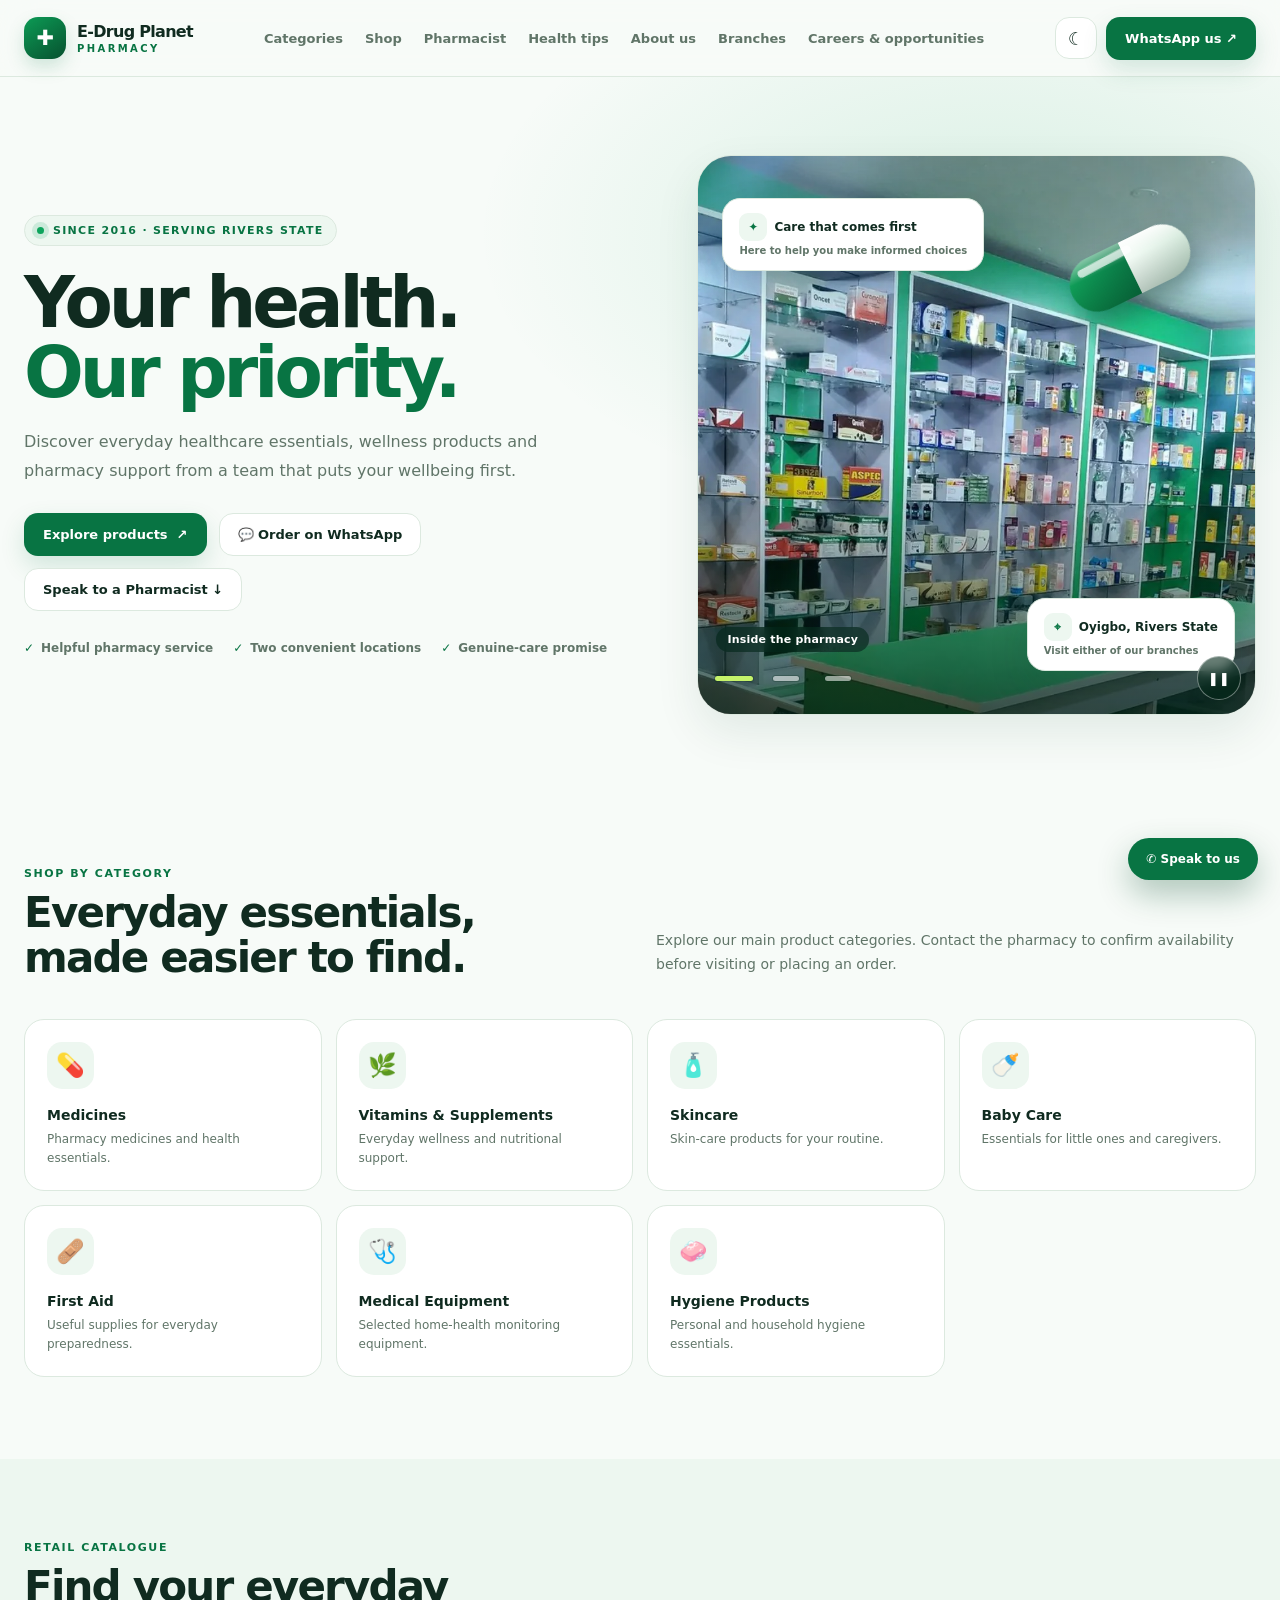
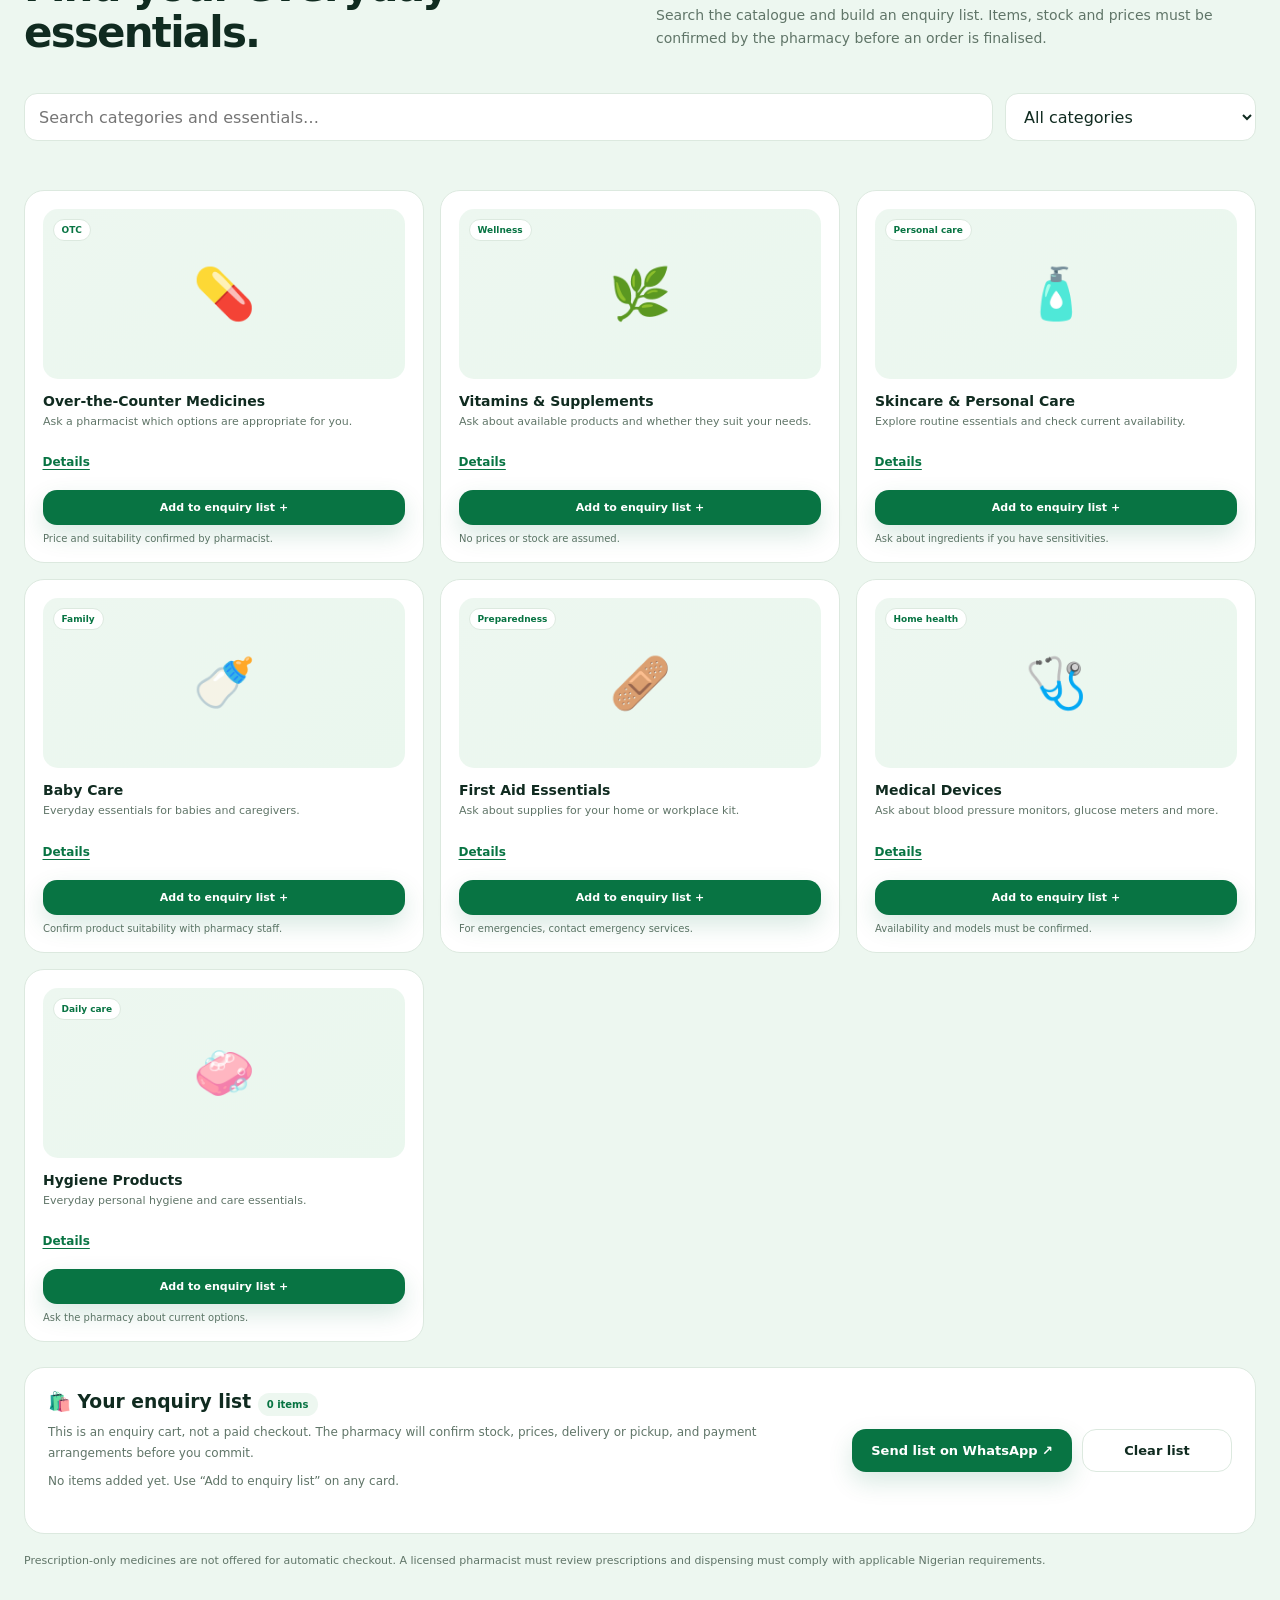
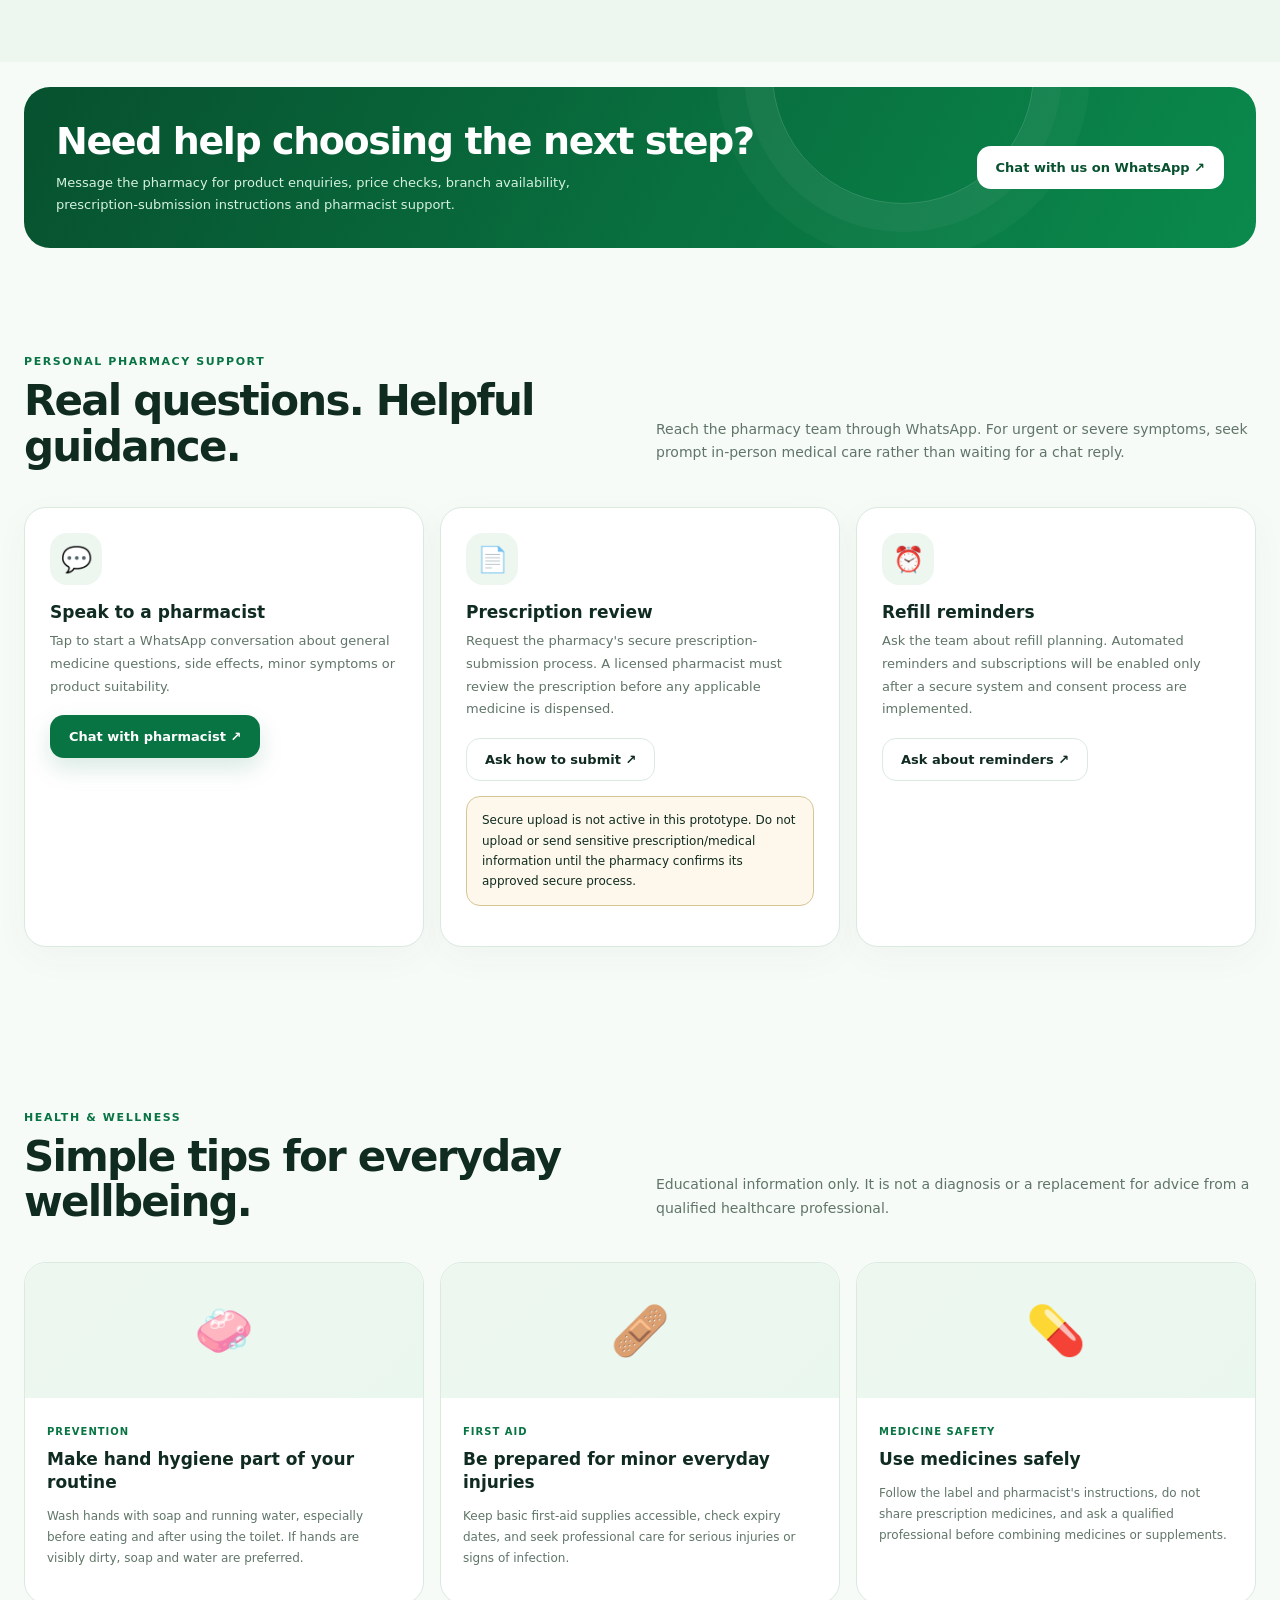
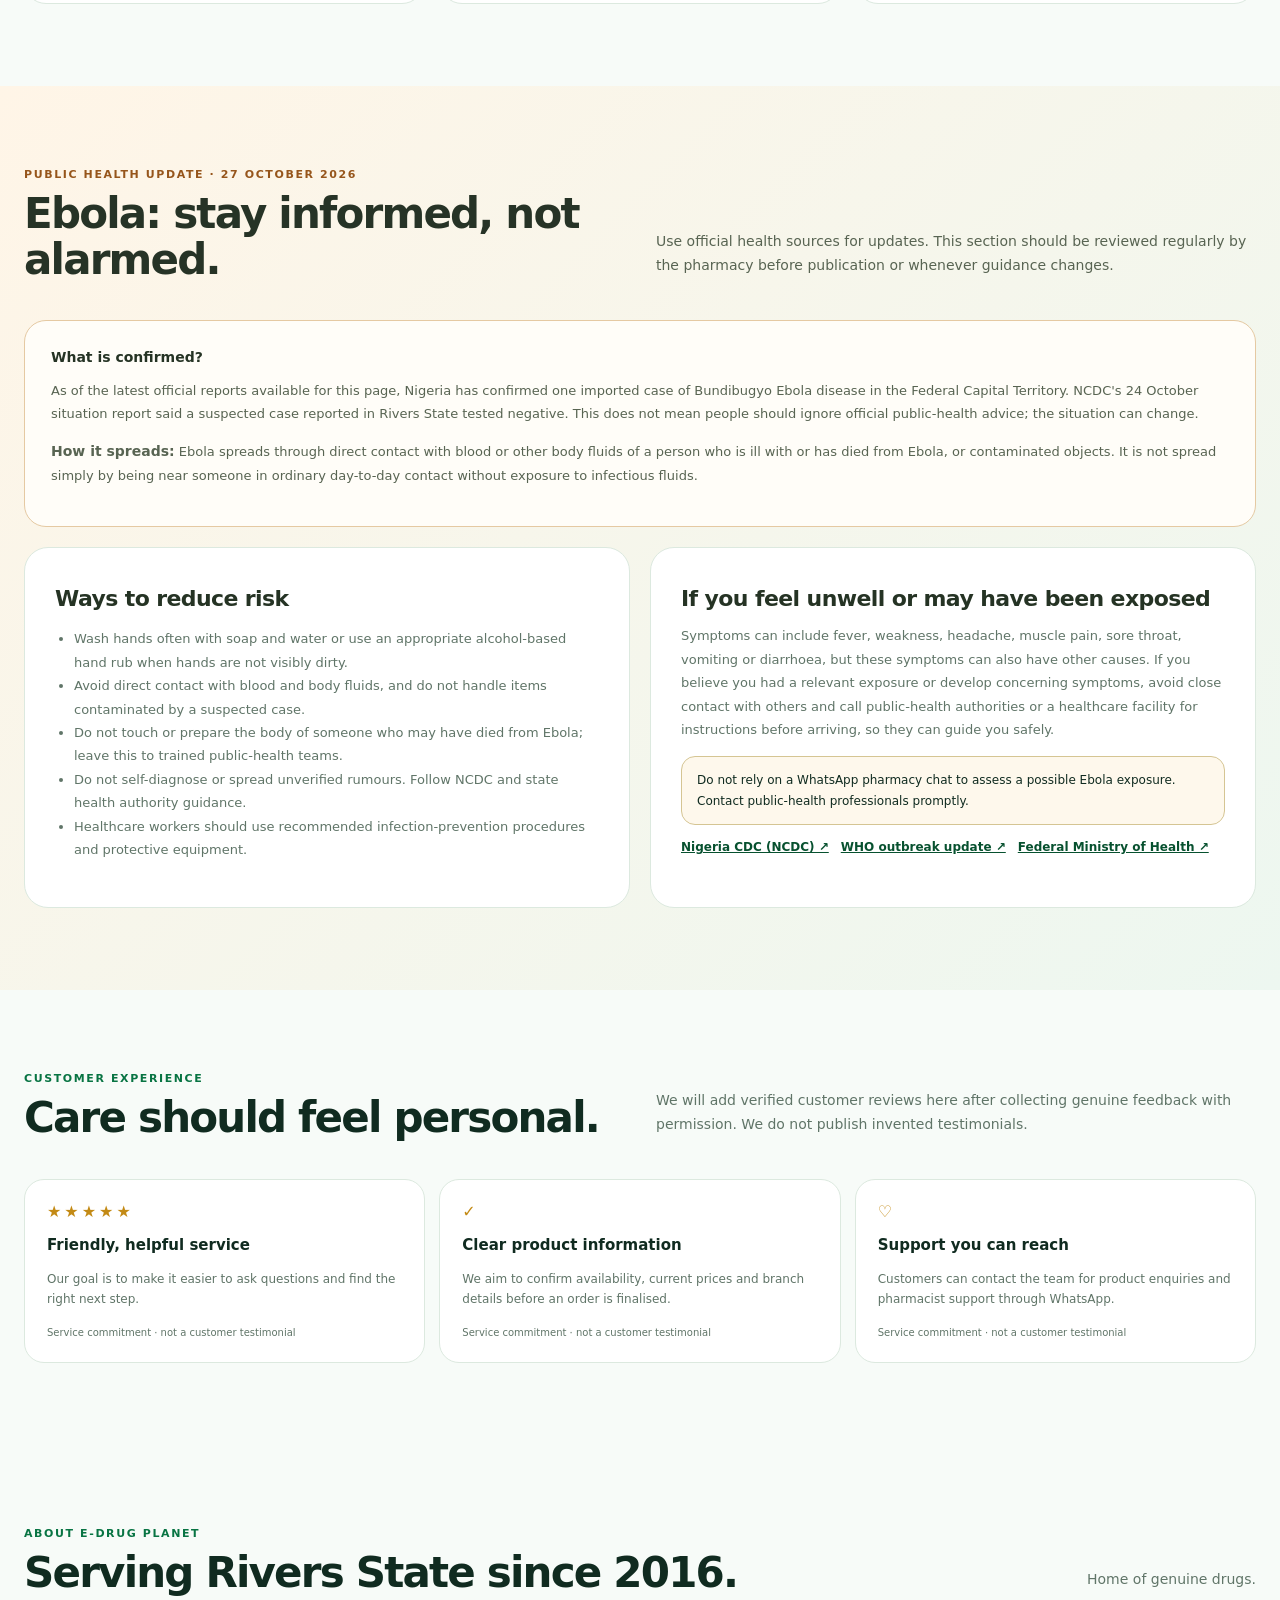
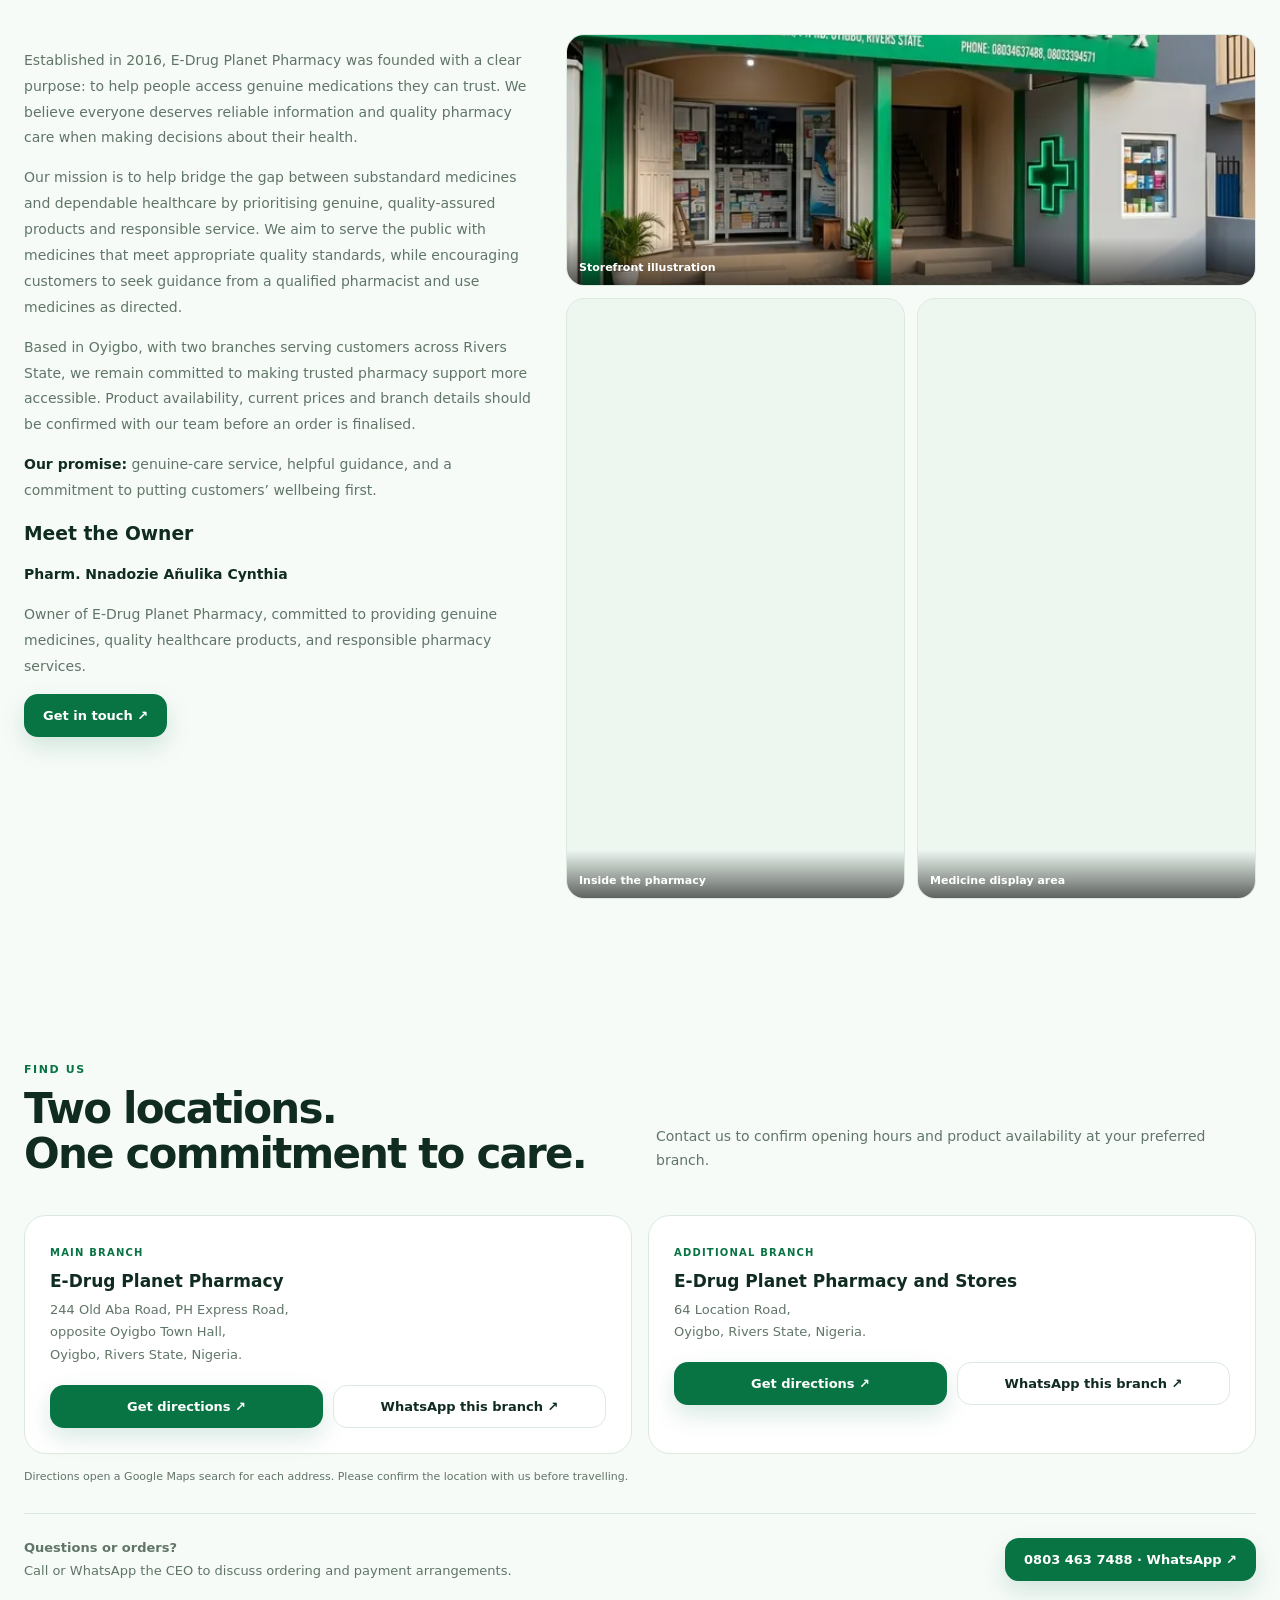
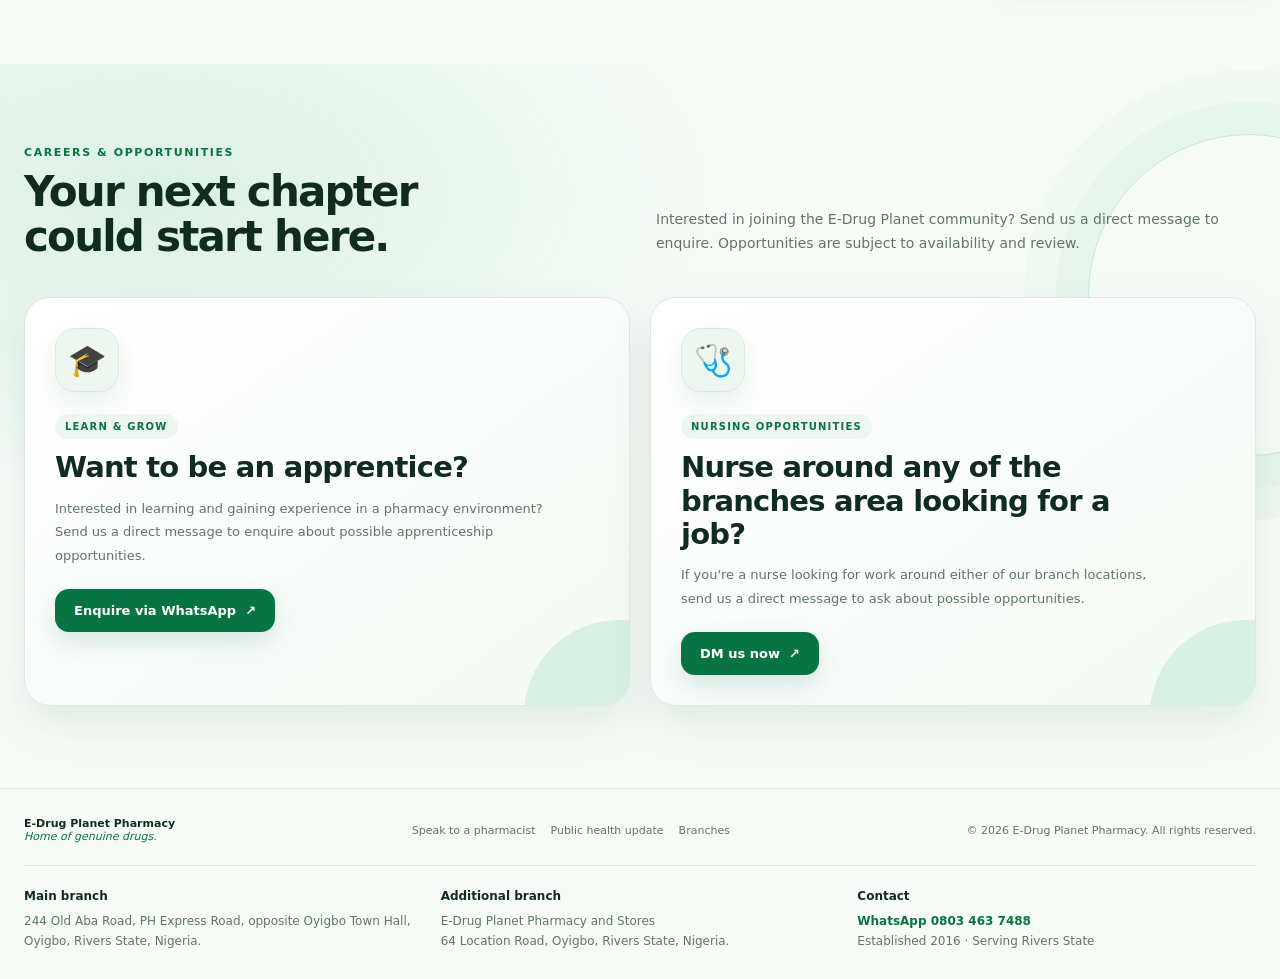
<file: index.html>
<!DOCTYPE html>
<html lang="en">
<head>
<meta charset="utf-8">
<meta name="viewport" content="width=device-width, initial-scale=1">
<meta name="theme-color" content="#087443">
<meta name="description" content="E-Drug Planet Pharmacy, established 2016, helps customers across Rivers State access genuine medicines and healthcare essentials. Branches in Oyigbo. Home of genuine drugs.">
<meta name="robots" content="index,follow">
<meta property="og:type" content="website">
<meta property="og:title" content="E-Drug Planet Pharmacy | Home of genuine drugs">
<meta property="og:description" content="Established in 2016, E-Drug Planet Pharmacy serves Rivers State with a commitment to genuine medicines, quality healthcare essentials and responsible pharmacy support.">
<meta property="og:site_name" content="E-Drug Planet Pharmacy">
<meta property="og:locale" content="en_NG">
<!-- DEPLOYMENT: change og:image / twitter:image to the absolute https URL of assets/og-image.jpg once the domain is known (social networks ignore relative paths). Also add og:url and a canonical link. -->
<meta property="og:image" content="assets/og-image.jpg">
<meta property="og:image:width" content="1200">
<meta property="og:image:height" content="630">
<meta property="og:image:alt" content="Shelves and counter inside E-Drug Planet Pharmacy with the words Home of genuine drugs">
<meta name="twitter:image" content="assets/og-image.jpg">
<meta name="twitter:card" content="summary_large_image">
<title>E-Drug Planet Pharmacy | Genuine Medicines &amp; Pharmacy Care in Rivers State (Est. 2016)</title>
<script type="application/ld+json">
{
  "@context": "https://schema.org",
  "@graph": [
    {
      "@type": "Pharmacy",
      "@id": "#main-branch",
      "name": "E-Drug Planet Pharmacy",
      "description": "Pharmacy serving customers across Rivers State, Nigeria, since 2016. Home of genuine drugs.",
      "image": "assets/og-image.jpg",
      "areaServed": {"@type": "AdministrativeArea", "name": "Rivers State, Nigeria"},
      "telephone": ["+2348034637488", "+2348033394571"],
      "address": {
        "@type": "PostalAddress",
        "streetAddress": "244 Old Aba Road, PH Express Road, opposite Oyigbo Town Hall",
        "addressLocality": "Oyigbo",
        "addressRegion": "Rivers State",
        "addressCountry": "NG"
      },
      "branchOf": {"@id": "#edp-business"}
    },
    {
      "@type": "Pharmacy",
      "@id": "#second-branch",
      "name": "E-Drug Planet Pharmacy and Stores",
      "telephone": ["+2348034637488", "+2348033394571"],
      "address": {
        "@type": "PostalAddress",
        "streetAddress": "64 Location Road",
        "addressLocality": "Oyigbo",
        "addressRegion": "Rivers State",
        "addressCountry": "NG"
      },
      "branchOf": {"@id": "#edp-business"}
    },
    {
      "@type": "Organization",
      "@id": "#edp-business",
      "name": "E-Drug Planet Pharmacy",
      "telephone": ["+2348034637488", "+2348033394571"],
      "slogan": "Home of genuine drugs.",
      "foundingDate": "2016",
      "areaServed": {"@type": "AdministrativeArea", "name": "Rivers State, Nigeria"}
    }
  ]
}
</script>
<style>
:root{color-scheme:light;--bg:#f7fbf8;--surface:#fff;--surface2:#edf7f0;--text:#102b20;--muted:#607568;--green:#087443;--green2:#0da45c;--lime:#c6f36a;--line:#dce9df;--shadow:0 18px 45px rgba(13,67,39,.09);--hero:#eaf7ee}
:root[data-theme="dark"]{color-scheme:dark;--bg:#07140e;--surface:#0d2117;--surface2:#122c1e;--text:#effbf2;--muted:#a4b9aa;--green:#36c77d;--green2:#78e5a3;--lime:#c6f36a;--line:#234332;--shadow:0 18px 45px rgba(0,0,0,.24);--hero:#102b1c}
*{box-sizing:border-box}html{scroll-behavior:smooth;scroll-padding-top:90px}body{margin:0;background:var(--bg);color:var(--text);font-family:Inter,ui-sans-serif,system-ui,-apple-system,BlinkMacSystemFont,"Segoe UI",sans-serif;transition:background .25s,color .25s}a{color:inherit;text-decoration:none}button{font:inherit;cursor:pointer}.wrap{width:min(1160px,calc(100% - 36px));margin:auto}
header{position:sticky;top:0;z-index:20;background:color-mix(in srgb,var(--bg) 88%,transparent);backdrop-filter:blur(16px);border-bottom:1px solid var(--line)}.nav{height:76px;display:flex;align-items:center;justify-content:space-between;gap:18px}.brand{display:flex;align-items:center;gap:11px;font-weight:850;letter-spacing:-.7px}.brand-mark{width:42px;height:42px;border-radius:14px;background:linear-gradient(145deg,#0c9b55,#07512f);color:#fff;display:grid;place-items:center;font-size:21px;box-shadow:0 8px 18px #0874432b}.brand span small{display:block;font-size:10px;letter-spacing:2.4px;color:var(--green);font-weight:800;margin-top:2px}.navlinks{display:flex;align-items:center;gap:25px;color:var(--muted);font-size:13px;font-weight:650}.navlinks a:hover{color:var(--green)}.navactions{display:flex;align-items:center;gap:9px}.theme-btn,.menu-btn{width:42px;height:42px;border:1px solid var(--line);border-radius:14px;background:var(--surface);color:var(--text);display:grid;place-items:center;font-size:18px}.menu-btn{display:none}.btn{display:inline-flex;align-items:center;justify-content:center;gap:9px;padding:13px 18px;border-radius:14px;border:1px solid transparent;font-weight:750;font-size:13px;transition:transform .2s,box-shadow .2s,background .2s}.btn:hover{transform:translateY(-2px)}.btn-primary{background:var(--green);color:white;box-shadow:0 10px 24px #08744328}.btn-primary:hover{box-shadow:0 14px 28px #0874433d}.btn-soft{background:var(--surface);border-color:var(--line);color:var(--text)}
.hero{padding:64px 0 52px;background:radial-gradient(ellipse at 78% 22%,color-mix(in srgb,var(--green2) 13%,transparent),transparent 37%),var(--bg);overflow:hidden}.hero-grid{display:grid;grid-template-columns:1.05fr .95fr;gap:44px;align-items:center}.eyebrow{display:inline-flex;align-items:center;gap:9px;padding:8px 12px;border-radius:99px;background:var(--surface2);border:1px solid var(--line);color:var(--green);font-size:11px;font-weight:850;letter-spacing:1.3px;text-transform:uppercase}.dot{width:7px;height:7px;border-radius:50%;background:var(--green2);box-shadow:0 0 0 5px color-mix(in srgb,var(--green2) 15%,transparent)}h1{font-size:clamp(42px,5.5vw,72px);line-height:.99;letter-spacing:-4px;margin:23px 0 20px;max-width:670px}h1 em{font-style:normal;color:var(--green)}.lead{max-width:520px;font-size:16px;line-height:1.8;color:var(--muted)}.hero-actions{display:flex;gap:12px;flex-wrap:wrap;margin-top:27px}.trust-row{display:flex;gap:20px;flex-wrap:wrap;margin-top:30px;color:var(--muted);font-size:12px;font-weight:650}.trust-row span{display:flex;gap:7px;align-items:center}.check{color:var(--green);font-weight:900}.hero-art{min-height:390px;border-radius:34px;background:linear-gradient(145deg,var(--hero),var(--surface));border:1px solid var(--line);box-shadow:var(--shadow);position:relative;display:grid;place-items:center;overflow:hidden}.orb{position:absolute;width:285px;height:285px;border-radius:50%;background:radial-gradient(circle at 30% 25%,#a8f0be,#13975b 58%,#07512f);box-shadow:inset -25px -25px 50px #00391f44,0 25px 65px #08744338;animation:float 6s ease-in-out infinite}.orb:before,.orb:after{content:"";position:absolute;border:2px solid #b6ef6e;border-radius:50%;width:380px;height:115px;left:-50px;top:82px;transform:rotate(-25deg)}.orb:after{border-color:#ffffffa8;transform:rotate(32deg);width:360px;height:100px;left:-35px;top:90px}.cross{position:relative;z-index:2;color:white;font-size:115px;font-weight:300;text-shadow:0 6px 20px #00452660}.floating-card{position:absolute;z-index:3;background:var(--surface);border:1px solid var(--line);border-radius:18px;padding:14px 16px;box-shadow:var(--shadow);font-size:12px;font-weight:800;animation:float 5s ease-in-out infinite}.floating-card small{display:block;color:var(--muted);font-weight:550;margin-top:4px}.fc-one{top:42px;left:24px}.fc-two{right:20px;bottom:43px;animation-delay:-2s}.fc-icon{display:inline-grid;place-items:center;width:28px;height:28px;border-radius:9px;background:var(--surface2);color:var(--green);margin-right:7px}
@keyframes float{0%,100%{transform:translateY(0)}50%{transform:translateY(-11px)}}.section{padding:65px 0}.section-head{display:flex;align-items:end;justify-content:space-between;gap:20px;margin-bottom:28px}.kicker{font-size:11px;color:var(--green);font-weight:850;letter-spacing:1.6px;text-transform:uppercase}.section h2{font-size:clamp(29px,4vw,42px);letter-spacing:-1.8px;line-height:1.08;margin:10px 0}.section-desc{color:var(--muted);font-size:14px;line-height:1.7;max-width:540px}.category-grid{display:grid;grid-template-columns:repeat(4,1fr);gap:14px}.category{padding:22px;border:1px solid var(--line);border-radius:20px;background:var(--surface);transition:transform .22s,border-color .22s,box-shadow .22s}.category:hover{transform:translateY(-5px);border-color:var(--green2);box-shadow:var(--shadow)}.cat-icon{width:47px;height:47px;display:grid;place-items:center;border-radius:15px;background:var(--surface2);font-size:23px;margin-bottom:18px}.category strong{display:block;font-size:14px}.category p{color:var(--muted);font-size:12px;line-height:1.6;margin:7px 0 0}.products-section{background:var(--surface2)}.product-grid{display:grid;grid-template-columns:repeat(4,1fr);gap:16px}.product{background:var(--surface);border:1px solid var(--line);border-radius:20px;padding:14px;transition:transform .2s,box-shadow .2s}.product:hover{transform:translateY(-4px);box-shadow:var(--shadow)}.product-visual{height:140px;border-radius:15px;background:linear-gradient(145deg,var(--surface2),var(--hero));display:grid;place-items:center;font-size:50px;position:relative}.tag{position:absolute;left:10px;top:10px;background:var(--surface);border:1px solid var(--line);border-radius:99px;padding:5px 8px;font-size:9px;font-weight:800;color:var(--green)}.product h3{font-size:14px;margin:14px 0 5px}.product p{font-size:11px;color:var(--muted);margin:0 0 14px;line-height:1.5}.product .btn{width:100%;padding:10px;font-size:11px}.sample-note{font-size:11px;color:var(--muted);margin-top:18px;line-height:1.6}
.order-band{padding:25px 0}.order-card{padding:32px;border-radius:26px;background:linear-gradient(120deg,#07512f,#0a8a4c);color:white;display:flex;align-items:center;justify-content:space-between;gap:25px;overflow:hidden;position:relative}.order-card:after{content:"";position:absolute;width:260px;height:260px;border:1px solid #ffffff2b;border-radius:50%;right:18%;top:-145px;box-shadow:0 0 0 28px #ffffff09,0 0 0 56px #ffffff08}.order-card h2{font-size:clamp(26px,4vw,38px);letter-spacing:-1.4px;margin:0 0 9px}.order-card p{margin:0;color:#d6f2e0;font-size:13px;line-height:1.7;max-width:570px}.order-card .btn{position:relative;z-index:1;white-space:nowrap;background:#fff;color:#07512f}
.about-grid{display:grid;grid-template-columns:.85fr 1.15fr;gap:32px;align-items:start}.about-copy p{color:var(--muted);font-size:14px;line-height:1.85}.about-copy strong{color:var(--text)}.about-gallery{display:grid;grid-template-columns:1fr 1fr;gap:12px}.about-photo{margin:0;position:relative;overflow:hidden;border-radius:18px;border:1px solid var(--line);background:var(--surface2);min-height:180px}.about-photo img{width:100%;height:100%;min-height:180px;object-fit:cover;display:block}.about-photo figcaption{position:absolute;bottom:0;left:0;right:0;padding:24px 12px 11px;color:#fff;font-size:11px;font-weight:750;background:linear-gradient(transparent,#0009)}.about-front{grid-column:1/-1}.about-front img{height:250px}.photo-note{font-size:11px!important;border-left:3px solid var(--green);padding-left:12px}.branch-grid{display:grid;grid-template-columns:1fr 1fr;gap:16px}.branch{border:1px solid var(--line);background:var(--surface);border-radius:22px;padding:25px}.branch h3{margin:0 0 8px;font-size:17px}.branch p{color:var(--muted);font-size:13px;line-height:1.75;margin:0 0 18px}.branch-label{display:inline-block;margin-bottom:13px;color:var(--green);font-size:10px;font-weight:850;letter-spacing:1.2px;text-transform:uppercase}.contact-strip{border-top:1px solid var(--line);margin-top:28px;padding-top:23px;display:flex;align-items:center;justify-content:space-between;gap:18px}.contact-strip p{margin:0;color:var(--muted);font-size:13px;line-height:1.7}
footer{border-top:1px solid var(--line);padding:28px 0;color:var(--muted);font-size:11px}.footer-row{display:flex;justify-content:space-between;align-items:center;gap:18px}.footer-brand{font-weight:800;color:var(--text)}.footer-motto{color:var(--green);font-style:italic}
.reveal{opacity:0;transform:translateY(18px);transition:opacity .7s ease,transform .7s ease}.reveal.visible{opacity:1;transform:translateY(0)}
@media(max-width:900px){.navlinks{gap:14px}.hero-grid{gap:24px}.category-grid,.product-grid{grid-template-columns:repeat(2,1fr)}.hero-art{min-height:340px}.orb{width:235px;height:235px}.orb:before{width:315px;left:-40px}.orb:after{width:300px;left:-32px}}
@media(max-width:680px){.wrap{width:min(100% - 28px,1160px)}.nav{height:68px}.brand{font-size:14px}.brand-mark{width:37px;height:37px}.navlinks{display:none;position:absolute;top:68px;left:0;right:0;background:var(--surface);border-bottom:1px solid var(--line);padding:18px 22px;flex-direction:column;align-items:flex-start}.navlinks.open{display:flex}.menu-btn{display:grid}.navactions .btn{display:none}.hero{padding:38px 0 35px}.hero-grid{grid-template-columns:1fr}.hero-art{min-height:310px;grid-row:1}.hero-copy{grid-row:2}h1{font-size:48px;letter-spacing:-2.8px;margin-top:18px}.lead{font-size:14px}.section{padding:47px 0}.section-head{align-items:flex-start;flex-direction:column}.category-grid{gap:10px}.category{padding:16px}.cat-icon{width:42px;height:42px;margin-bottom:13px}.product-grid{gap:10px}.product{padding:10px}.product-visual{height:112px;font-size:42px}.order-card{align-items:flex-start;flex-direction:column;padding:25px}.branch-grid,.about-grid{grid-template-columns:1fr}.about-gallery{grid-template-columns:1fr 1fr}.about-front{grid-column:1/-1}.about-front img{height:220px}.contact-strip,.footer-row{align-items:flex-start;flex-direction:column}.fc-one{top:20px;left:14px}.fc-two{right:12px;bottom:18px}}
@media(prefers-reduced-motion:reduce){*,*::before,*::after{animation-duration:.01ms!important;animation-iteration-count:1!important;scroll-behavior:auto!important;transition-duration:.01ms!important}.reveal{opacity:1;transform:none}}

/* Expanded retail storefront */
.hero{padding:78px 0 70px}.hero-grid{gap:56px}.hero-art{min-height:450px}.section{padding:82px 0}.wrap{width:min(1240px,calc(100% - 48px))}
.navlinks{gap:22px}.section-desc{max-width:600px}.feature-grid{display:grid;grid-template-columns:repeat(3,1fr);gap:16px}.feature-card{border:1px solid var(--line);background:var(--surface);border-radius:22px;padding:25px;box-shadow:0 10px 35px rgba(13,67,39,.04);transition:transform .25s,border-color .25s}.feature-card:hover{transform:translateY(-5px);border-color:var(--green2)}.feature-icon{width:52px;height:52px;border-radius:17px;background:var(--surface2);display:grid;place-items:center;font-size:25px;margin-bottom:17px}.feature-card h3{margin:0 0 8px;font-size:17px}.feature-card p{color:var(--muted);font-size:13px;line-height:1.75;margin:0 0 17px}.catalog-tools{display:flex;gap:12px;flex-wrap:wrap;margin:0 0 24px}.catalog-tools input,.catalog-tools select,.form-control{min-height:48px;border:1px solid var(--line);background:var(--surface);color:var(--text);border-radius:13px;padding:12px 14px;font:inherit}.catalog-tools input{flex:1;min-width:220px}.catalog-tools select{min-width:190px}.product-grid{grid-template-columns:repeat(3,1fr)}.product{padding:18px}.product-visual{height:170px}.product .product-actions{display:flex;gap:8px;flex-wrap:wrap}.product .product-actions .btn{flex:1;min-width:120px}.price-note{font-size:10px;color:var(--muted);margin-top:8px}.cart-panel{margin-top:25px;padding:23px;border:1px solid var(--line);background:var(--surface);border-radius:20px;display:grid;grid-template-columns:1fr auto;align-items:center;gap:18px}.cart-panel h3{margin:0 0 6px}.cart-panel p{color:var(--muted);font-size:12px;line-height:1.7;margin:0}.cart-items{font-size:12px;line-height:1.8;color:var(--muted);margin-top:8px}.split-grid{display:grid;grid-template-columns:1fr 1fr;gap:20px;align-items:stretch}.info-panel{border:1px solid var(--line);background:var(--surface);border-radius:24px;padding:30px}.info-panel h3{font-size:22px;letter-spacing:-.6px;margin:8px 0 12px}.info-panel p,.info-panel li{font-size:13px;line-height:1.8;color:var(--muted)}.info-panel ul{padding-left:19px}.notice{border:1px solid color-mix(in srgb,#c98b17 38%,var(--line));background:color-mix(in srgb,#f5c65e 12%,var(--surface));border-radius:14px;padding:13px 15px;color:var(--text);font-size:12px;line-height:1.7;margin:15px 0}.form-row{display:grid;grid-template-columns:1fr 1fr;gap:12px}.form-control{width:100%;margin:5px 0 12px}.field-label{font-size:12px;font-weight:750;display:block}.blog-grid{display:grid;grid-template-columns:repeat(3,1fr);gap:16px}.blog-card{border:1px solid var(--line);background:var(--surface);border-radius:22px;overflow:hidden;transition:transform .25s,box-shadow .25s}.blog-card:hover{transform:translateY(-5px);box-shadow:var(--shadow)}.blog-art{height:135px;background:linear-gradient(135deg,var(--surface2),var(--hero));display:grid;place-items:center;font-size:48px}.blog-body{padding:22px}.blog-body small{color:var(--green);font-size:10px;font-weight:850;letter-spacing:1px;text-transform:uppercase}.blog-body h3{font-size:17px;line-height:1.35;margin:9px 0}.blog-body p{color:var(--muted);font-size:12px;line-height:1.75}.review-grid{display:grid;grid-template-columns:repeat(3,1fr);gap:14px}.review-card{border:1px solid var(--line);background:var(--surface);border-radius:20px;padding:22px}.review-card .stars{color:#c38a15;letter-spacing:3px}.review-card h3{font-size:15px}.review-card p{font-size:12px;line-height:1.7;color:var(--muted)}.review-card small{font-size:10px;color:var(--muted)}.ebola-section{background:linear-gradient(135deg,#fff5e7,var(--surface2));color:#253324}.ebola-section .kicker{color:#96551b}.ebola-section h2{color:#263326}.ebola-section .section-desc{color:#586452}.ebola-banner{border:1px solid #e5c9a2;background:#fffdf8;border-radius:22px;padding:26px;margin-bottom:20px}.ebola-banner strong{font-size:14px}.ebola-banner p{font-size:13px;line-height:1.8;color:#586452}.ebola-links{display:flex;gap:12px;flex-wrap:wrap}.ebola-links a{color:#07512f;text-decoration:underline;font-size:12px;font-weight:800}.footer-links{display:flex;gap:15px;flex-wrap:wrap}.floating-whatsapp{position:fixed;z-index:19;right:22px;bottom:20px;display:flex;align-items:center;gap:9px;background:#087443;color:#fff;border-radius:99px;padding:14px 18px;font-size:12px;font-weight:850;box-shadow:0 14px 32px #064b2c4d;transition:transform .2s}.floating-whatsapp:hover{transform:translateY(-3px)}.status-pill{display:inline-block;border-radius:99px;padding:6px 9px;background:var(--surface2);color:var(--green);font-size:10px;font-weight:800}
@media(max-width:900px){.feature-grid,.blog-grid,.review-grid{grid-template-columns:repeat(2,1fr)}.product-grid{grid-template-columns:repeat(2,1fr)}.hero-art{min-height:390px}}
@media(max-width:680px){.wrap{width:calc(100% - 28px)}.hero{padding:38px 0 35px}.hero-grid{gap:24px}.hero-art{min-height:300px}.section{padding:52px 0}.feature-grid,.blog-grid,.review-grid,.product-grid,.split-grid{grid-template-columns:1fr}.product-visual{height:155px}.cart-panel{grid-template-columns:1fr}.form-row{grid-template-columns:1fr}.info-panel{padding:22px}.floating-whatsapp{right:12px;bottom:12px;padding:12px 14px}.ebola-banner{padding:20px}}

/* Careers & opportunities */
.careers-section{position:relative;overflow:hidden;background:radial-gradient(ellipse at 12% 18%,color-mix(in srgb,var(--green2) 12%,transparent),transparent 35%),var(--bg)}
.careers-section:before{content:"";position:absolute;width:320px;height:320px;border:1px solid color-mix(in srgb,var(--green2) 22%,transparent);border-radius:50%;right:-130px;top:70px;box-shadow:0 0 0 32px color-mix(in srgb,var(--green2) 4%,transparent),0 0 0 64px color-mix(in srgb,var(--green2) 3%,transparent);pointer-events:none}
.career-grid{display:grid;grid-template-columns:repeat(2,minmax(0,1fr));gap:20px;position:relative;z-index:1}
.career-card{position:relative;overflow:hidden;border:1px solid var(--line);border-radius:26px;padding:30px;background:linear-gradient(145deg,var(--surface),color-mix(in srgb,var(--surface2) 62%,var(--surface)));box-shadow:var(--shadow);transition:transform .35s ease,border-color .35s ease,box-shadow .35s ease}
.career-card:after{content:"";position:absolute;width:190px;height:190px;border-radius:50%;right:-85px;bottom:-105px;background:color-mix(in srgb,var(--green2) 12%,transparent);transition:transform .45s ease}
.career-card:hover{transform:translateY(-7px);border-color:var(--green2);box-shadow:0 24px 55px color-mix(in srgb,var(--green) 15%,transparent)}.career-card:hover:after{transform:scale(1.35)}
.career-card--left{--fly-from:-70px}.career-card--right{--fly-from:70px}
.career-card.reveal{opacity:0;transform:translateX(var(--fly-from,0)) translateY(18px);transition:opacity .75s ease,transform .75s cubic-bezier(.2,.75,.25,1),border-color .35s ease,box-shadow .35s ease}
.career-card.reveal.visible{opacity:1;transform:translateX(0) translateY(0)}
.career-icon{display:grid;place-items:center;width:64px;height:64px;border-radius:20px;background:var(--surface2);border:1px solid var(--line);font-size:31px;margin-bottom:22px;animation:careerFloat 4.5s ease-in-out infinite;box-shadow:0 10px 25px color-mix(in srgb,var(--green) 9%,transparent)}
.career-card--right .career-icon{animation-delay:-1.6s}.career-card .career-label{display:inline-flex;padding:7px 10px;border-radius:99px;background:var(--surface2);color:var(--green);font-size:10px;font-weight:850;letter-spacing:1.2px;text-transform:uppercase;margin-bottom:12px}
.career-card h3{font-size:clamp(22px,3vw,29px);letter-spacing:-.8px;line-height:1.15;margin:0 0 12px;max-width:440px}.career-card p{font-size:13px;line-height:1.8;color:var(--muted);margin:0 0 22px;max-width:490px}.career-card .btn{position:relative;z-index:2}
@keyframes careerFloat{0%,100%{transform:translateY(0) rotate(0)}50%{transform:translateY(-7px) rotate(2deg)}}
@media(max-width:680px){.career-grid{grid-template-columns:1fr;gap:14px}.career-card{padding:24px}.career-card--left{--fly-from:-35px}.career-card--right{--fly-from:35px}}
@media(prefers-reduced-motion:reduce){.career-card,.career-card.reveal,.career-icon,.career-card:after{animation:none!important;transition:none!important;transform:none!important}.career-card.reveal{opacity:1!important}}


</style>
<script>document.documentElement.classList.add("edp-js")</script>
<link rel="stylesheet" href="css/edp-motion.css">
<link rel="stylesheet" href="css/edp-premium.css">
<link rel="preload" as="image" type="image/webp" href="assets/pharmacy-interior-1-480.webp" imagesrcset="assets/pharmacy-interior-1-480.webp 480w, assets/pharmacy-interior-1-864.webp 864w" imagesizes="(max-width:680px) 92vw, 540px" fetchpriority="high">
</head>
<body>
<a class="skip-link" href="#top">Skip to main content</a>
<header><div class="wrap nav">
<a class="brand" href="#top" aria-label="E-Drug Planet Pharmacy home"><span class="brand-mark">✚</span><span>E-Drug Planet<small>PHARMACY</small></span></a>
<nav class="navlinks" id="navlinks" aria-label="Main navigation"><a href="#categories">Categories</a><a href="#products">Shop</a><a href="#pharmacist">Pharmacist</a><a href="#health">Health tips</a><a href="#about">About us</a><a href="#branches">Branches</a><a href="#careers">Careers &amp; opportunities</a></nav>
<div class="navactions"><button class="theme-btn" id="themeToggle" aria-label="Switch to dark mode" title="Toggle light/dark mode">☾</button><a class="btn btn-primary" href="https://wa.me/2348034637488?text=Hello%20E-Drug%20Planet%20Pharmacy%2C%20I%20would%20like%20to%20make%20an%20enquiry." target="_blank" rel="noopener">WhatsApp us ↗</a><button class="menu-btn" id="menuToggle" aria-label="Open navigation menu">☰</button></div>
</div></header>
<main id="top" tabindex="-1">
<section class="hero"><div class="wrap hero-grid">
<div class="hero-copy"><div class="eyebrow"><span class="dot"></span> Since 2016 · Serving Rivers State</div><h1>Your health.<br><em>Our priority.</em></h1><p class="lead">Discover everyday healthcare essentials, wellness products and pharmacy support from a team that puts your wellbeing first.</p><div class="hero-actions"><a class="btn btn-primary" href="#products">Explore products <span>↗</span></a><a class="btn btn-soft" href="https://wa.me/2348034637488?text=Hello%20E-Drug%20Planet%20Pharmacy%2C%20I%20would%20like%20to%20make%20an%20enquiry." target="_blank" rel="noopener">💬 Order on WhatsApp</a><a class="btn btn-soft" href="#pharmacist">Speak to a Pharmacist ↓</a></div><div class="trust-row"><span><b class="check">✓</b> Helpful pharmacy service</span><span><b class="check">✓</b> Two convenient locations</span><span><b class="check">✓</b> Genuine-care promise</span></div></div>
<div class="hero-art" id="heroStage" data-slide="0" data-spline-url="" role="region" aria-roledescription="carousel" aria-label="E-Drug Planet Pharmacy highlights"><div class="hero-slides"><figure class="hero-slide is-active" data-slide="0" aria-roledescription="slide" aria-label="1 of 3"><picture><source type="image/webp" srcset="assets/pharmacy-interior-1-480.webp 480w, assets/pharmacy-interior-1-864.webp 864w" sizes="(max-width:680px) 92vw, 540px"><img src="assets/pharmacy-interior-1.jpg" width="864" height="1536" alt="Shelves of medicines and health products behind the counter at E-Drug Planet Pharmacy" fetchpriority="high" decoding="async"></picture><figcaption>Inside the pharmacy</figcaption></figure><figure class="hero-slide" data-slide="1" aria-roledescription="slide" aria-label="2 of 3"><picture><source type="image/webp" srcset="assets/pharmacy-interior-2-480.webp 480w, assets/pharmacy-interior-2-864.webp 864w" sizes="(max-width:680px) 92vw, 540px"><img src="assets/pharmacy-interior-2.jpg" width="864" height="1536" alt="Medicine display shelves and cabinets inside E-Drug Planet Pharmacy" loading="lazy" decoding="async"></picture><figcaption>Medicine display area</figcaption></figure><div class="hero-slide hero-slide--emblem" data-slide="2" aria-roledescription="slide" aria-label="3 of 3" aria-hidden="true"><div class="orb"></div><div class="cross">✚</div></div></div><div class="hero-capsule" aria-hidden="true"><div class="capsule"><i class="c1"></i><i class="c2"></i></div></div><div class="floating-card fc-one"><span class="fc-icon">✦</span>Care that comes first<small>Here to help you make informed choices</small></div><div class="floating-card fc-two"><span class="fc-icon">⌖</span>Oyigbo, Rivers State<small>Visit either of our branches</small></div>
<div class="hero-controls"><button type="button" class="hero-dot" aria-label="Show photo 1: inside the pharmacy" aria-current="true"></button><button type="button" class="hero-dot" aria-label="Show photo 2: medicine display area" aria-current="false"></button><button type="button" class="hero-dot" aria-label="Show the E-Drug Planet emblem" aria-current="false"></button><button type="button" class="hero-pause" aria-label="Pause slideshow" aria-pressed="false">❚❚</button></div></div></div></section>
<section class="section" id="categories"><div class="wrap"><div class="section-head reveal"><div><div class="kicker">Shop by category</div><h2>Everyday essentials,<br>made easier to find.</h2></div><p class="section-desc">Explore our main product categories. Contact the pharmacy to confirm availability before visiting or placing an order.</p></div><div class="category-grid">
<a class="category reveal" href="#products"><div class="cat-icon">💊</div><strong>Medicines</strong><p>Pharmacy medicines and health essentials.</p></a>
<a class="category reveal" href="#products"><div class="cat-icon">🌿</div><strong>Vitamins & Supplements</strong><p>Everyday wellness and nutritional support.</p></a>
<a class="category reveal" href="#products"><div class="cat-icon">🧴</div><strong>Skincare</strong><p>Skin-care products for your routine.</p></a>
<a class="category reveal" href="#products"><div class="cat-icon">🍼</div><strong>Baby Care</strong><p>Essentials for little ones and caregivers.</p></a>
<a class="category reveal" href="#products"><div class="cat-icon">🩹</div><strong>First Aid</strong><p>Useful supplies for everyday preparedness.</p></a>
<a class="category reveal" href="#products"><div class="cat-icon">🩺</div><strong>Medical Equipment</strong><p>Selected home-health monitoring equipment.</p></a>
<a class="category reveal" href="#products"><div class="cat-icon">🧼</div><strong>Hygiene Products</strong><p>Personal and household hygiene essentials.</p></a>
</div></div></section>
<section class="section products-section" id="products"><div class="wrap"><div class="section-head reveal"><div><div class="kicker">Retail catalogue</div><h2>Find your everyday essentials.</h2></div><p class="section-desc">Search the catalogue and build an enquiry list. Items, stock and prices must be confirmed by the pharmacy before an order is finalised.</p></div>
<div class="catalog-tools reveal"><input id="productSearch" type="search" placeholder="Search categories and essentials…" aria-label="Search catalogue"><select id="categoryFilter" aria-label="Filter by category"><option value="all">All categories</option><option value="otc">OTC medicines</option><option value="wellness">Vitamins & supplements</option><option value="skincare">Skincare & personal care</option><option value="baby">Baby care</option><option value="firstaid">First aid</option><option value="devices">Medical devices</option><option value="hygiene">Hygiene products</option></select></div>
<p class="catalog-status" id="catalogStatus" role="status" aria-live="polite"></p>
<div class="product-grid" id="catalogGrid">
<article class="product reveal" data-category="otc" data-search="over the counter otc medicines pharmacy medicine"><div class="product-visual"><span class="tag">OTC</span>💊</div><h3>Over-the-Counter Medicines</h3><p>Ask a pharmacist which options are appropriate for you.</p><div class="product-actions"><button type="button" class="btn btn-primary add-enquiry" data-item="OTC medicines">Add to enquiry list +</button></div><div class="price-note">Price and suitability confirmed by pharmacist.</div></article>
<article class="product reveal" data-category="wellness" data-search="vitamins supplements wellness nutrition"><div class="product-visual"><span class="tag">Wellness</span>🌿</div><h3>Vitamins & Supplements</h3><p>Ask about available products and whether they suit your needs.</p><div class="product-actions"><button type="button" class="btn btn-primary add-enquiry" data-item="Vitamins and supplements">Add to enquiry list +</button></div><div class="price-note">No prices or stock are assumed.</div></article>
<article class="product reveal" data-category="skincare" data-search="skincare personal care skin lotion cleanser"><div class="product-visual"><span class="tag">Personal care</span>🧴</div><h3>Skincare & Personal Care</h3><p>Explore routine essentials and check current availability.</p><div class="product-actions"><button type="button" class="btn btn-primary add-enquiry" data-item="Skincare and personal care">Add to enquiry list +</button></div><div class="price-note">Ask about ingredients if you have sensitivities.</div></article>
<article class="product reveal" data-category="baby" data-search="baby products infant family care"><div class="product-visual"><span class="tag">Family</span>🍼</div><h3>Baby Care</h3><p>Everyday essentials for babies and caregivers.</p><div class="product-actions"><button type="button" class="btn btn-primary add-enquiry" data-item="Baby care products">Add to enquiry list +</button></div><div class="price-note">Confirm product suitability with pharmacy staff.</div></article>
<article class="product reveal" data-category="firstaid" data-search="first aid bandages dressing antiseptic"><div class="product-visual"><span class="tag">Preparedness</span>🩹</div><h3>First Aid Essentials</h3><p>Ask about supplies for your home or workplace kit.</p><div class="product-actions"><button type="button" class="btn btn-primary add-enquiry" data-item="First aid essentials">Add to enquiry list +</button></div><div class="price-note">For emergencies, contact emergency services.</div></article>
<article class="product reveal" data-category="devices" data-search="medical devices blood pressure monitor glucose meter thermometer"><div class="product-visual"><span class="tag">Home health</span>🩺</div><h3>Medical Devices</h3><p>Ask about blood pressure monitors, glucose meters and more.</p><div class="product-actions"><button type="button" class="btn btn-primary add-enquiry" data-item="Medical devices">Add to enquiry list +</button></div><div class="price-note">Availability and models must be confirmed.</div></article>
<article class="product reveal" data-category="hygiene" data-search="hygiene products hand wash sanitary hygiene"><div class="product-visual"><span class="tag">Daily care</span>🧼</div><h3>Hygiene Products</h3><p>Everyday personal hygiene and care essentials.</p><div class="product-actions"><button type="button" class="btn btn-primary add-enquiry" data-item="Hygiene products">Add to enquiry list +</button></div><div class="price-note">Ask the pharmacy about current options.</div></article>
</div><div class="catalog-empty" id="catalogEmpty" hidden><strong>No matching items</strong>Try a different word or choose “All categories”. You can also ask the pharmacy directly on WhatsApp.<div><button type="button" class="btn btn-soft" id="resetFilters">Clear search</button></div></div><div class="cart-panel reveal"><div><h3>🛍️ Your enquiry list <span class="status-pill" id="cartCount">0 items</span></h3><p>This is an enquiry cart, not a paid checkout. The pharmacy will confirm stock, prices, delivery or pickup, and payment arrangements before you commit.</p><div class="cart-items" id="cartItems">No items added yet.</div><p class="cart-message" id="cartMessage" role="status" aria-live="polite"></p></div><div class="cart-actions"><button type="button" class="btn btn-primary" id="sendCart">Send list on WhatsApp ↗</button><button type="button" class="btn btn-soft" id="clearCart" hidden>Clear list</button></div></div><p class="sample-note">Prescription-only medicines are not offered for automatic checkout. A licensed pharmacist must review prescriptions and dispensing must comply with applicable Nigerian requirements.</p></div></section>
<section class="order-band"><div class="wrap"><div class="order-card reveal"><div><h2>Need help choosing the next step?</h2><p>Message the pharmacy for product enquiries, price checks, branch availability, prescription-submission instructions and pharmacist support.</p></div><a class="btn" href="https://wa.me/2348034637488?text=Hello%20E-Drug%20Planet%20Pharmacy%2C%20I%20need%20help%20with%20a%20product%20enquiry." target="_blank" rel="noopener">Chat with us on WhatsApp ↗</a></div></div></section>
<section class="section" id="pharmacist"><div class="wrap"><div class="section-head reveal"><div><div class="kicker">Personal pharmacy support</div><h2>Real questions. Helpful guidance.</h2></div><p class="section-desc">Reach the pharmacy team through WhatsApp. For urgent or severe symptoms, seek prompt in-person medical care rather than waiting for a chat reply.</p></div><div class="feature-grid">
<article class="feature-card reveal"><div class="feature-icon">💬</div><h3>Speak to a pharmacist</h3><p>Tap to start a WhatsApp conversation about general medicine questions, side effects, minor symptoms or product suitability.</p><a class="btn btn-primary" href="https://wa.me/2348034637488?text=Hello%20E-Drug%20Planet%20Pharmacy%2C%20I%20would%20like%20to%20speak%20with%20a%20pharmacist." target="_blank" rel="noopener">Chat with pharmacist ↗</a></article>
<article class="feature-card reveal"><div class="feature-icon">📄</div><h3>Prescription review</h3><p>Request the pharmacy's secure prescription-submission process. A licensed pharmacist must review the prescription before any applicable medicine is dispensed.</p><a class="btn btn-soft" href="https://wa.me/2348034637488?text=Hello%2C%20I%20need%20the%20approved%20secure%20way%20to%20submit%20a%20prescription%20for%20pharmacist%20review." target="_blank" rel="noopener">Ask how to submit ↗</a><div class="notice">Secure upload is not active in this prototype. Do not upload or send sensitive prescription/medical information until the pharmacy confirms its approved secure process.</div></article>
<article class="feature-card reveal"><div class="feature-icon">⏰</div><h3>Refill reminders</h3><p>Ask the team about refill planning. Automated reminders and subscriptions will be enabled only after a secure system and consent process are implemented.</p><a class="btn btn-soft" href="https://wa.me/2348034637488?text=Hello%2C%20I%20would%20like%20to%20ask%20about%20medication%20refill%20reminder%20options." target="_blank" rel="noopener">Ask about reminders ↗</a></article>
</div></div></section>
<section class="section" id="health"><div class="wrap"><div class="section-head reveal"><div><div class="kicker">Health & wellness</div><h2>Simple tips for everyday wellbeing.</h2></div><p class="section-desc">Educational information only. It is not a diagnosis or a replacement for advice from a qualified healthcare professional.</p></div><div class="blog-grid">
<article class="blog-card reveal"><div class="blog-art">🧼</div><div class="blog-body"><small>Prevention</small><h3>Make hand hygiene part of your routine</h3><p>Wash hands with soap and running water, especially before eating and after using the toilet. If hands are visibly dirty, soap and water are preferred.</p></div></article>
<article class="blog-card reveal"><div class="blog-art">🩹</div><div class="blog-body"><small>First aid</small><h3>Be prepared for minor everyday injuries</h3><p>Keep basic first-aid supplies accessible, check expiry dates, and seek professional care for serious injuries or signs of infection.</p></div></article>
<article class="blog-card reveal"><div class="blog-art">💊</div><div class="blog-body"><small>Medicine safety</small><h3>Use medicines safely</h3><p>Follow the label and pharmacist's instructions, do not share prescription medicines, and ask a qualified professional before combining medicines or supplements.</p></div></article>
</div></div></section>
<section class="section ebola-section" id="ebola"><div class="wrap"><div class="section-head reveal"><div><div class="kicker">Public health update · 27 October 2026</div><h2>Ebola: stay informed, not alarmed.</h2></div><p class="section-desc">Use official health sources for updates. This section should be reviewed regularly by the pharmacy before publication or whenever guidance changes.</p></div><div class="ebola-banner reveal"><strong>What is confirmed?</strong><p>As of the latest official reports available for this page, Nigeria has confirmed one imported case of Bundibugyo Ebola disease in the Federal Capital Territory. NCDC's 24 October situation report said a suspected case reported in Rivers State tested negative. This does not mean people should ignore official public-health advice; the situation can change.</p><p><strong>How it spreads:</strong> Ebola spreads through direct contact with blood or other body fluids of a person who is ill with or has died from Ebola, or contaminated objects. It is not spread simply by being near someone in ordinary day-to-day contact without exposure to infectious fluids.</p></div><div class="split-grid">
<div class="info-panel reveal"><h3>Ways to reduce risk</h3><ul><li>Wash hands often with soap and water or use an appropriate alcohol-based hand rub when hands are not visibly dirty.</li><li>Avoid direct contact with blood and body fluids, and do not handle items contaminated by a suspected case.</li><li>Do not touch or prepare the body of someone who may have died from Ebola; leave this to trained public-health teams.</li><li>Do not self-diagnose or spread unverified rumours. Follow NCDC and state health authority guidance.</li><li>Healthcare workers should use recommended infection-prevention procedures and protective equipment.</li></ul></div>
<div class="info-panel reveal"><h3>If you feel unwell or may have been exposed</h3><p>Symptoms can include fever, weakness, headache, muscle pain, sore throat, vomiting or diarrhoea, but these symptoms can also have other causes. If you believe you had a relevant exposure or develop concerning symptoms, avoid close contact with others and call public-health authorities or a healthcare facility for instructions before arriving, so they can guide you safely.</p><div class="notice">Do not rely on a WhatsApp pharmacy chat to assess a possible Ebola exposure. Contact public-health professionals promptly.</div><div class="ebola-links"><a href="https://ncdc.gov.ng/" target="_blank" rel="noopener">Nigeria CDC (NCDC) ↗</a><a href="https://www.who.int/emergencies/disease-outbreak-news/item/2026-DON622" target="_blank" rel="noopener">WHO outbreak update ↗</a><a href="https://health.gov.ng/" target="_blank" rel="noopener">Federal Ministry of Health ↗</a></div></div>
</div></div></section>
<section class="section" id="reviews"><div class="wrap"><div class="section-head reveal"><div><div class="kicker">Customer experience</div><h2>Care should feel personal.</h2></div><p class="section-desc">We will add verified customer reviews here after collecting genuine feedback with permission. We do not publish invented testimonials.</p></div><div class="review-grid"><article class="review-card reveal"><div class="stars">★★★★★</div><h3>Friendly, helpful service</h3><p>Our goal is to make it easier to ask questions and find the right next step.</p><small>Service commitment · not a customer testimonial</small></article><article class="review-card reveal"><div class="stars">✓</div><h3>Clear product information</h3><p>We aim to confirm availability, current prices and branch details before an order is finalised.</p><small>Service commitment · not a customer testimonial</small></article><article class="review-card reveal"><div class="stars">♡</div><h3>Support you can reach</h3><p>Customers can contact the team for product enquiries and pharmacist support through WhatsApp.</p><small>Service commitment · not a customer testimonial</small></article></div></div></section>
<section class="section" id="about"><div class="wrap"><div class="section-head reveal"><div><div class="kicker">About E-Drug Planet</div><h2>Serving Rivers State since 2016.</h2></div><p class="section-desc">Home of genuine drugs.</p></div><div class="about-grid"><div class="about-copy reveal"><p>Established in 2016, E-Drug Planet Pharmacy was founded with a clear purpose: to help people access genuine medications they can trust. We believe everyone deserves reliable information and quality pharmacy care when making decisions about their health.</p><p>Our mission is to help bridge the gap between substandard medicines and dependable healthcare by prioritising genuine, quality-assured products and responsible service. We aim to serve the public with medicines that meet appropriate quality standards, while encouraging customers to seek guidance from a qualified pharmacist and use medicines as directed.</p><p>Based in Oyigbo, with two branches serving customers across Rivers State, we remain committed to making trusted pharmacy support more accessible. Product availability, current prices and branch details should be confirmed with our team before an order is finalised.</p><p><strong>Our promise:</strong> genuine-care service, helpful guidance, and a commitment to putting customers’ wellbeing first.</p>
  <div class="owner-card">
  <h3>Meet the Owner</h3>
  <p><strong>Pharm. Nnadozie Añulika Cynthia</strong></p>
  <p>Owner of E-Drug Planet Pharmacy, committed to providing genuine medicines, quality healthcare products, and responsible pharmacy services.</p>
</div><a class="btn btn-primary" href="https://wa.me/2348034637488?text=Hello%20E-Drug%20Planet%20Pharmacy%2C%20I%20would%20like%20to%20learn%20more%20about%20your%20pharmacy." target="_blank" rel="noopener">Get in touch ↗</a><!-- INTERNAL NOTE (not shown to the public): confirm which branch each interior photo belongs to before adding branch-specific captions or staff names. The storefront image appears to be an AI-generated illustration; replace it with a real photograph when available. --></div><div class="about-gallery reveal"><figure class="about-photo about-front"><picture><source type="image/webp" srcset="assets/pharmacy-front-640.webp 640w, assets/pharmacy-front-1200.webp 1200w" sizes="(max-width:680px) 92vw, 640px"><img src="assets/pharmacy-front.png" width="1536" height="1152" loading="lazy" decoding="async" alt="Illustration of the E-Drug Planet Pharmacy storefront with a green sign and cross"></picture><figcaption>Storefront illustration</figcaption></figure><figure class="about-photo"><picture><source type="image/webp" srcset="assets/pharmacy-interior-1-480.webp 480w, assets/pharmacy-interior-1-864.webp 864w" sizes="(max-width:680px) 46vw, 320px"><img src="assets/pharmacy-interior-1.jpg" width="864" height="1536" loading="lazy" decoding="async" alt="Interior shelves and counter at E-Drug Planet Pharmacy"></picture><figcaption>Inside the pharmacy</figcaption></figure><figure class="about-photo"><picture><source type="image/webp" srcset="assets/pharmacy-interior-2-480.webp 480w, assets/pharmacy-interior-2-864.webp 864w" sizes="(max-width:680px) 46vw, 320px"><img src="assets/pharmacy-interior-2.jpg" width="864" height="1536" loading="lazy" decoding="async" alt="Medicine display cabinets inside the pharmacy"></picture><figcaption>Medicine display area</figcaption></figure></div></div></div></section>
<section class="section" id="branches"><div class="wrap"><div class="section-head reveal"><div><div class="kicker">Find us</div><h2>Two locations.<br>One commitment to care.</h2></div><p class="section-desc">Contact us to confirm opening hours and product availability at your preferred branch.</p></div><div class="branch-grid">
<article class="branch reveal"><span class="branch-label">Main branch</span><h3>E-Drug Planet Pharmacy</h3><p>244 Old Aba Road, PH Express Road,<br>opposite Oyigbo Town Hall,<br>Oyigbo, Rivers State, Nigeria.</p><div class="branch-actions"><a class="btn btn-primary" target="_blank" rel="noopener" href="https://www.google.com/maps/search/?api=1&query=244%20Old%20Aba%20Road%20opposite%20Oyigbo%20Town%20Hall%20Oyigbo%20Rivers%20State">Get directions ↗</a><a class="btn btn-soft" target="_blank" rel="noopener" href="https://wa.me/2348034637488?text=Hello%20E-Drug%20Planet%20Pharmacy%2C%20I%20would%20like%20to%20ask%20about%20your%20main%20branch%20at%20244%20Old%20Aba%20Road%2C%20Oyigbo.">WhatsApp this branch ↗</a></div></article>
<article class="branch reveal"><span class="branch-label">Additional branch</span><h3>E-Drug Planet Pharmacy and Stores</h3><p>64 Location Road,<br>Oyigbo, Rivers State, Nigeria.</p><div class="branch-actions"><a class="btn btn-primary" target="_blank" rel="noopener" href="https://www.google.com/maps/search/?api=1&query=64%20Location%20Road%20Oyigbo%20Rivers%20State">Get directions ↗</a><a class="btn btn-soft" target="_blank" rel="noopener" href="https://wa.me/2348034637488?text=Hello%20E-Drug%20Planet%20Pharmacy%2C%20I%20would%20like%20to%20ask%20about%20your%20branch%20at%2064%20Location%20Road%2C%20Oyigbo.">WhatsApp this branch ↗</a></div></article>
</div><p class="map-note">Directions open a Google Maps search for each address. Please confirm the location with us before travelling.</p><div class="contact-strip reveal" id="contact"><p><strong>Questions or orders?</strong><br>Call or WhatsApp the CEO to discuss ordering and payment arrangements.</p><a class="btn btn-primary" href="https://wa.me/2348034637488?text=Hello%20E-Drug%20Planet%20Pharmacy." target="_blank" rel="noopener">0803 463 7488 · WhatsApp ↗</a></div></div></section>
<section class="section careers-section" id="careers" aria-labelledby="careers-title">
  <div class="wrap">
    <div class="section-head reveal">
      <div><div class="kicker">Careers & opportunities</div><h2 id="careers-title">Your next chapter<br>could start here.</h2></div>
      <p class="section-desc">Interested in joining the E-Drug Planet community? Send us a direct message to enquire. Opportunities are subject to availability and review.</p>
    </div>
    <div class="career-grid">
      <article class="career-card career-card--left reveal">
        <div class="career-icon" aria-hidden="true">🎓</div>
        <span class="career-label">Learn & grow</span>
        <h3>Want to be an apprentice?</h3>
        <p>Interested in learning and gaining experience in a pharmacy environment? Send us a direct message to enquire about possible apprenticeship opportunities.</p>
        <a class="btn btn-primary" href="https://wa.me/2348034637488?text=Hello%20E-Drug%20Planet%20Pharmacy%2C%20I%27m%20interested%20in%20enquiring%20about%20an%20apprenticeship%20opportunity." target="_blank" rel="noopener noreferrer">Enquire via WhatsApp <span aria-hidden="true">↗</span></a>
      </article>
      <article class="career-card career-card--right reveal">
        <div class="career-icon" aria-hidden="true">🩺</div>
        <span class="career-label">Nursing opportunities</span>
        <h3>Nurse around any of the branches area looking for a job?</h3>
        <p>If you're a nurse looking for work around either of our branch locations, send us a direct message to ask about possible opportunities.</p>
        <a class="btn btn-primary" href="https://wa.me/2348034637488?text=Hello%20E-Drug%20Planet%20Pharmacy%2C%20I%27m%20a%20nurse%20and%20would%20like%20to%20enquire%20about%20possible%20job%20opportunities%20near%20your%20branches." target="_blank" rel="noopener noreferrer">DM us now <span aria-hidden="true">↗</span></a>
      </article>
    </div>
  </div>
</section>
</main>
<a class="floating-whatsapp" href="https://wa.me/2348034637488?text=Hello%20E-Drug%20Planet%20Pharmacy%2C%20I%20need%20help." target="_blank" rel="noopener" aria-label="Chat with E-Drug Planet Pharmacy on WhatsApp">✆ Speak to us</a>
<footer><div class="wrap footer-row"><div><div class="footer-brand">E-Drug Planet Pharmacy</div><div class="footer-motto">Home of genuine drugs.</div></div><div class="footer-links"><a href="#pharmacist">Speak to a pharmacist</a><a href="#ebola">Public health update</a><a href="#branches">Branches</a></div><div>© <span id="year"></span> E-Drug Planet Pharmacy. All rights reserved.</div></div>
<div class="wrap footer-info"><div><strong>Main branch</strong>244 Old Aba Road, PH Express Road, opposite Oyigbo Town Hall, Oyigbo, Rivers State, Nigeria.</div><div><strong>Additional branch</strong>E-Drug Planet Pharmacy and Stores<br>64 Location Road, Oyigbo, Rivers State, Nigeria.</div><div><strong>Contact</strong><a href="https://wa.me/2348034637488?text=Hello%20E-Drug%20Planet%20Pharmacy." target="_blank" rel="noopener">WhatsApp 0803 463 7488</a><br>Established 2016 · Serving Rivers State</div></div></footer>
<dialog class="product-dialog" id="productDialog" aria-labelledby="pdTitle"><button type="button" class="pd-close" id="pdClose" aria-label="Close details">✕</button><div class="pd-visual" id="pdVisual" aria-hidden="true"></div><div class="pd-body"><span class="kicker" id="pdTag"></span><h3 id="pdTitle"></h3><p id="pdDesc"></p><p id="pdNote"></p><div class="notice" id="pdRx" hidden>Prescription-only medicines are not sold through the enquiry list. A licensed pharmacist must review prescriptions before dispensing.</div><p>Availability, prices and suitability are always confirmed by the pharmacy before an order is finalised.</p><div class="pd-actions"><button type="button" class="btn btn-primary" id="pdAdd">Add to enquiry list +</button><a class="btn btn-soft" id="pdAsk" target="_blank" rel="noopener" href="#">Ask on WhatsApp ↗</a></div></div></dialog>
<div class="toast-region" id="toasts" role="status" aria-live="polite"></div>
<script>
const root=document.documentElement,themeBtn=document.getElementById('themeToggle');
function setTheme(theme){root.dataset.theme=theme;localStorage.setItem('edp-theme',theme);themeBtn.textContent=theme==='dark'?'☀':'☾';themeBtn.setAttribute('aria-label',theme==='dark'?'Switch to light mode':'Switch to dark mode');}
const saved=localStorage.getItem('edp-theme');setTheme(saved==='dark'?'dark':'light');
themeBtn.addEventListener('click',()=>setTheme(root.dataset.theme==='dark'?'light':'dark'));
document.getElementById('menuToggle').addEventListener('click',()=>document.getElementById('navlinks').classList.toggle('open'));
document.querySelectorAll('#navlinks a').forEach(a=>a.addEventListener('click',()=>document.getElementById('navlinks').classList.remove('open')));
document.getElementById('year').textContent=new Date().getFullYear();
</script>
<script src="js/supabase-config.js"></script>
<script src="js/edp-motion.js" defer></script>
<script src="js/edp-premium.js" defer></script>
</body></html>
</file>
<file: css/edp-motion.css>
/* =====================================================================
   E-Drug Planet Pharmacy — Motion layer · edp-motion.css · v1.0
   Load AFTER the site's main stylesheet (it relies on the same
   --green / --green2 / --lime / --surface… tokens and on
   :root[data-theme="dark"], so light + dark both work automatically).

   Sections
   0  Tokens + base            5  Category / product / branch cards
   1  Hero entrance           6  Buttons + micro-interactions
   2  Emblem depth            7  Navigation + header
   3  Pointer / touch layers  8  Lite mode, reduced motion, print
   4  Scroll reveals
   Only transform / opacity / clip-path / translate / scale / rotate
   are animated, so nothing here causes layout shift.
   ===================================================================== */

/* 0 · Tokens + base ------------------------------------------------- */
:root{
  --edp-ease:cubic-bezier(.22,.8,.24,1);
  --edp-spring:cubic-bezier(.34,1.56,.64,1);
  --edp-glow:color-mix(in srgb,var(--green2) 22%,transparent);
  --edp-glow-strong:color-mix(in srgb,var(--green2) 36%,transparent);
  --edp-sheen:rgba(255,255,255,.55);
}
:root[data-theme="dark"]{--edp-glow:color-mix(in srgb,var(--green2) 20%,transparent);--edp-sheen:rgba(198,243,106,.16)}
a,button{-webkit-tap-highlight-color:color-mix(in srgb,var(--green2) 16%,transparent)}
a:focus-visible,button:focus-visible{outline:3px solid color-mix(in srgb,var(--green2) 80%,transparent);outline-offset:3px}

@keyframes edp-rise{from{opacity:0;transform:translateY(22px)}}
@keyframes edp-spin{to{rotate:360deg}}

/* 1 · Hero entrance (the one orchestrated moment) -------------------
   Keyframes only define a `from` state with backwards fill, so if an
   animation never runs the content is simply visible. */
.hero-copy>*{animation:edp-rise .8s var(--edp-ease) backwards}
.hero-copy>.eyebrow{animation-delay:.04s}
.hero-copy>h1{animation-delay:.1s}
.hero-copy>.lead{animation-delay:.4s}
.hero-copy>.hero-actions{animation-delay:.52s}
.hero-copy>.trust-row{animation-delay:.64s}
.hero-copy>h1.edp-split{animation:none}              /* lines animate instead */
.edp-line{display:block;clip-path:inset(-.1em -.05em -.2em -.05em)}   /* clips the slide-up without touching layout */
.edp-line>span{display:block;animation:edp-line .9s var(--edp-ease) backwards;animation-delay:calc(.1s + var(--l,0)*.1s)}
@keyframes edp-line{from{transform:translateY(135%)}}

.hero-art{animation:edp-art-in 1s var(--edp-ease) .08s backwards}
@keyframes edp-art-in{from{opacity:0;scale:.965}}
@supports (animation-timeline:scroll()){
  .hero-art{animation:edp-art-in 1s var(--edp-ease) .08s backwards,edp-art-drift linear both;animation-timeline:auto,scroll(root block);animation-range:normal,0 600px}
  @keyframes edp-art-drift{to{translate:0 -24px}}
}

/* 2 · Emblem depth ------------------------------------------------- */
.hero-art::before{content:"";position:absolute;inset:0;pointer-events:none;
  background-image:radial-gradient(color-mix(in srgb,var(--green) 30%,transparent) 1px,transparent 1.5px);background-size:22px 22px;
  -webkit-mask-image:radial-gradient(circle at 50% 55%,#000 12%,transparent 68%);mask-image:radial-gradient(circle at 50% 55%,#000 12%,transparent 68%);opacity:.6}
.hero-art::after{content:"";position:absolute;left:0;top:0;width:340px;height:340px;margin:-170px 0 0 -170px;border-radius:50%;pointer-events:none;z-index:1;
  background:radial-gradient(circle,var(--edp-sheen) 0,transparent 62%);opacity:0;translate:var(--mx,50%) var(--my,50%);transition:opacity .4s,translate .16s ease-out}
.hero-art.is-tilting::after,.hero-art.is-pressed::after{opacity:1}

.hero-art .orb{
  background:radial-gradient(circle at 31% 21%,rgba(255,255,255,.55) 0,rgba(255,255,255,0) 22%),radial-gradient(circle at 30% 25%,#a8f0be,#13975b 58%,#07512f);
  box-shadow:inset -25px -25px 50px #00391f55,inset 10px 10px 30px rgba(255,255,255,.16),inset 0 0 0 1px rgba(198,243,106,.28),0 25px 65px #08744338,0 60px 60px -34px rgba(0,60,30,.3);
  animation:edp-orb-in 1s var(--edp-spring) .2s backwards,float 6s ease-in-out infinite}
.hero-art .orb::before{animation:edp-ring-in .9s var(--edp-ease) .5s backwards}
.hero-art .orb::after{animation:edp-ring-in .9s var(--edp-ease) .65s backwards}
@keyframes edp-orb-in{from{opacity:0;scale:.55}}
@keyframes edp-ring-in{from{opacity:0;scale:.6}}
/* Extruded cross: stacked hard shadows give a solid 3-D slab with no extra element */
.hero-art .cross{
  text-shadow:0 1px 0 #e9fff1,0 2px 0 #c4f0d4,0 3px 0 #9ddcb5,0 4px 0 #6fc08f,0 5px 0 #3f9f6a,0 6px 0 #2a8556,0 7px 0 #1b6b43,0 16px 24px rgba(0,50,28,.5);
  animation:edp-cross-in .85s var(--edp-spring) .55s backwards}
@keyframes edp-cross-in{from{opacity:0;scale:.4;rotate:-40deg}}
.hero-art .fc-one{animation:edp-card-in .7s var(--edp-ease) .8s backwards,float 5s ease-in-out infinite}
.hero-art .fc-two{animation:edp-card-in .7s var(--edp-ease) 1s backwards,float 5s -2s ease-in-out infinite}
@keyframes edp-card-in{from{opacity:0;scale:.9}}
.hero-art.is-paused,.hero-art.is-paused *,.hero-art.is-paused *::before,.hero-art.is-paused *::after{animation-play-state:paused!important}

/* Orbit ring + satellite (injected by JS, full mode only) */
.edp-orbit{display:none;position:absolute;inset:0;margin:auto;--s:clamp(240px,42vw,360px);width:var(--s);height:var(--s);border-radius:50%;pointer-events:none;z-index:1;animation:edp-spin 24s linear infinite}
.edp-mode-full .edp-orbit{display:block}
.edp-orbit::before{content:"";position:absolute;inset:0;border-radius:50%;border:1px solid color-mix(in srgb,var(--lime) 60%,transparent);
  -webkit-mask-image:conic-gradient(from 0deg,transparent 35%,#000 100%);mask-image:conic-gradient(from 0deg,transparent 35%,#000 100%)}
.edp-orbit i{position:absolute;left:50%;top:-4px;width:9px;height:9px;margin-left:-4.5px;border-radius:50%;background:var(--lime);box-shadow:0 0 0 4px color-mix(in srgb,var(--lime) 24%,transparent),0 0 16px var(--lime)}

/* 3 · Pointer / touch layers (fine pointers only; touch gets press feedback) */
.edp-mode-full .hero-art :is(.orb,.floating-card){translate:calc(var(--px,0)*var(--d,-12)*1px) calc(var(--py,0)*var(--d,-12)*1px);transition:translate .7s var(--edp-ease)}
.edp-mode-full .hero-art .fc-one{--d:18}
.edp-mode-full .hero-art .fc-two{--d:-22}
.edp-mode-full .hero-art .cross{transform:perspective(700px) rotateX(calc(var(--py,0)*-9deg)) rotateY(calc(var(--px,0)*12deg));transition:transform .7s var(--edp-ease)}
.edp-mode-full .hero-art.is-tilting :is(.orb,.floating-card,.cross){transition-duration:.14s;transition-timing-function:linear}

/* 4 · Scroll reveals ----------------------------------------------- */
.reveal{opacity:1;transform:none;transition:transform .35s var(--edp-ease),border-color .25s,box-shadow .3s}   /* neutralises prototype's hidden default */
.edp-js .reveal:not(.visible){opacity:0}
.edp-js .reveal.visible{animation:edp-rise .72s var(--edp-d,0s) var(--edp-ease) backwards}
.edp-js .category.visible{animation-name:edp-pop}
.edp-js .product.visible{animation-name:edp-card}
.edp-js .branch.visible:nth-child(odd){animation-name:edp-from-left}
.edp-js .branch.visible:nth-child(even){animation-name:edp-from-right}
.edp-js .order-card.visible{animation-name:edp-pop}
@keyframes edp-pop{from{opacity:0;transform:translateY(20px) scale(.96)}}
@keyframes edp-card{from{opacity:0;transform:perspective(800px) translateY(26px) rotateX(9deg)}}
@keyframes edp-from-left{from{opacity:0;transform:translateX(-26px)}}
@keyframes edp-from-right{from{opacity:0;transform:translateX(26px)}}
.edp-js .section-head.visible h2{animation:edp-wipe .9s calc(var(--edp-d,0s) + .08s) var(--edp-ease) backwards}
@keyframes edp-wipe{from{clip-path:inset(-8% 100% -12% 0);transform:translateX(-10px)}to{clip-path:inset(-8% -2% -12% 0)}}

/* 5 · Cards ---------------------------------------------------------- */
/* categories + branches: moving spotlight */
.category,.branch{position:relative;isolation:isolate}
.category::before,.branch::before{content:"";position:absolute;inset:0;border-radius:inherit;z-index:-1;pointer-events:none;opacity:0;transition:opacity .3s;
  background:radial-gradient(200px circle at var(--mx,50%) var(--my,30%),var(--edp-glow),transparent 70%)}
.category.is-tilting::before,.category.is-pressed::before,.category:focus-visible::before,.branch.is-tilting::before{opacity:1}
.category{transition:transform .35s var(--edp-ease),border-color .25s,box-shadow .3s}
.category:hover,.category:focus-visible{transform:translateY(-5px)}
.category:active,.category.is-pressed{transform:scale(.975)}
.cat-icon{transition:transform .45s var(--edp-spring),background .25s}
.category:hover .cat-icon,.category:focus-visible .cat-icon{transform:translateY(-2px) rotate(-7deg) scale(1.1);background:color-mix(in srgb,var(--green2) 18%,var(--surface2))}

/* products: perspective tilt + glare + parallax visual */
.product{position:relative;transform-style:preserve-3d;
  transform:perspective(900px) rotateX(var(--rx,0deg)) rotateY(var(--ry,0deg)) translateY(var(--lift,0px));
  transition:transform .55s var(--edp-ease),box-shadow .3s,border-color .3s}
.product:hover,.product:focus-within{--lift:-4px;border-color:color-mix(in srgb,var(--green2) 55%,var(--line))}
.product.is-tilting{--lift:-6px;transition:transform .09s linear,box-shadow .3s,border-color .3s}
.product.is-pressed{transform:perspective(900px) scale(.975)}
.product::after{content:"";position:absolute;inset:0;border-radius:inherit;pointer-events:none;opacity:0;transition:opacity .3s;
  background:radial-gradient(260px circle at var(--mx,50%) var(--my,0%),var(--edp-glow),transparent 62%)}
.product.is-tilting::after,.product.is-pressed::after{opacity:1}
.product-visual{overflow:hidden;transition:transform .5s var(--edp-ease)}
.product.is-tilting .product-visual{transform:translateZ(22px)}
.product-visual::after{content:"";position:absolute;inset:0;pointer-events:none;background:linear-gradient(105deg,transparent 38%,var(--edp-sheen) 50%,transparent 62%);transform:translateX(-130%);transition:transform .8s var(--edp-ease)}
.product:hover .product-visual::after{transform:translateX(130%)}
.product-visual .tag{z-index:2}

/* 6 · Buttons + micro-interactions -------------------------------- */
.btn{position:relative;overflow:hidden;isolation:isolate;transition:transform .25s var(--edp-ease),box-shadow .25s,background .25s,border-color .25s}
.btn:active{transform:translateY(0) scale(.97)}
.btn::before{content:"";position:absolute;inset:0;z-index:-1;pointer-events:none;background:linear-gradient(105deg,transparent 35%,var(--edp-btn-sheen,rgba(255,255,255,.28)) 50%,transparent 65%);transform:translateX(-130%);transition:transform .7s var(--edp-ease)}
.btn:hover::before{transform:translateX(130%)}
.btn-soft{--edp-btn-sheen:var(--edp-glow)}
.btn-soft:hover{border-color:var(--green2)}
.order-card .btn{--edp-btn-sheen:rgba(8,116,67,.18)}
.edp-ripple{position:absolute;z-index:-1;border-radius:50%;background:currentColor;opacity:.16;pointer-events:none;transform:scale(0);animation:edp-ripple .6s var(--edp-ease) forwards}
@keyframes edp-ripple{to{transform:scale(1);opacity:0}}

.brand-mark{transition:transform .5s var(--edp-spring)}
.brand:hover .brand-mark,.brand:focus-visible .brand-mark{transform:rotate(90deg) scale(1.07)}
.theme-btn,.menu-btn{transition:transform .35s var(--edp-spring),border-color .2s,background .2s}
.theme-btn:hover{transform:rotate(18deg);border-color:var(--green2)}
.menu-btn:hover{border-color:var(--green2)}
.theme-btn:active,.menu-btn:active{transform:scale(.92)}
.theme-btn.is-spinning{animation:edp-theme-spin .6s var(--edp-ease)}
@keyframes edp-theme-spin{to{transform:rotate(360deg)}}
.edp-wash{position:fixed;inset:0;z-index:50;pointer-events:none;background:radial-gradient(circle at var(--x,50%) var(--y,0%),var(--edp-glow-strong),transparent 55%);animation:edp-wash .7s ease-out forwards}
@keyframes edp-wash{0%{opacity:0}25%{opacity:1}100%{opacity:0}}

/* order band: one-time light sweep + ring bloom */
.order-card::before{content:"";position:absolute;inset:0;pointer-events:none;background:linear-gradient(105deg,transparent 30%,rgba(255,255,255,.14) 50%,transparent 70%);transform:translateX(-110%)}
.edp-js .order-card.visible::before{animation:edp-sweep 1.4s .5s var(--edp-ease) both}
@keyframes edp-sweep{to{transform:translateX(110%)}}
.edp-js .order-card.visible::after{animation:edp-ring 1.2s .3s var(--edp-ease) backwards}
@keyframes edp-ring{from{opacity:0;scale:.5}}

/* 7 · Navigation + header ------------------------------------------ */
.navlinks a{position:relative;padding:6px 0;transition:color .2s}
.navlinks a::after{content:"";position:absolute;left:0;right:0;bottom:-2px;height:2px;border-radius:2px;background:linear-gradient(90deg,var(--green2),var(--lime));transform:scaleX(0);transform-origin:left;transition:transform .35s var(--edp-ease)}
.navlinks a:hover::after,.navlinks a:focus-visible::after,.navlinks a.is-active::after{transform:scaleX(1)}
.navlinks a.is-active{color:var(--green)}
header{transition:box-shadow .3s,background .3s}
header.is-scrolled{box-shadow:0 8px 26px -14px rgba(0,0,0,.28)}
@supports (animation-timeline:scroll()){   /* scroll progress line, zero JS */
  header::after{content:"";position:absolute;left:0;bottom:-1px;width:100%;height:2px;background:linear-gradient(90deg,var(--green2),var(--lime));transform:scaleX(0);transform-origin:left;animation:edp-progress linear both;animation-timeline:scroll(root block)}
  @keyframes edp-progress{to{transform:scaleX(1)}}
}
@media(max-width:680px){
  header{backdrop-filter:blur(10px);-webkit-backdrop-filter:blur(10px)}
  .navlinks a{width:100%;padding:12px 0}                 /* ≥44px tap targets */
  .navlinks a::after{bottom:4px}
  .navlinks.open{animation:edp-menu .24s var(--edp-ease)}
  .navlinks.open a{animation:edp-menu-item .3s var(--edp-ease) backwards}
  .navlinks.open a:nth-child(2){animation-delay:.04s}.navlinks.open a:nth-child(3){animation-delay:.08s}.navlinks.open a:nth-child(4){animation-delay:.12s}
}
@keyframes edp-menu{from{opacity:0;transform:translateY(-8px)}}
@keyframes edp-menu-item{from{opacity:0;transform:translateX(-10px)}}

/* 8 · Lite mode (Save-Data / low-memory devices), reduced motion, print */
.edp-mode-lite .hero-art :is(.orb,.floating-card){animation-iteration-count:1}   /* float once, then rest */
.edp-mode-lite .edp-orbit{display:none}
.edp-mode-lite .hero-art{animation:edp-art-in .6s var(--edp-ease) backwards;animation-timeline:auto}

.edp-mode-off *,.edp-mode-off *::before,.edp-mode-off *::after{animation:none!important;transition-duration:.01ms!important;scroll-behavior:auto!important}
.edp-mode-off .reveal{opacity:1!important;transform:none!important}
.edp-mode-off :is(.product,.category,.btn,.cross,.orb,.floating-card,.theme-btn,.brand-mark){transform:none!important;translate:none!important}
.edp-mode-off .edp-orbit,.edp-mode-off .edp-wash{display:none}
@media (prefers-reduced-motion:reduce){
  *,*::before,*::after{animation:none!important;transition-duration:.01ms!important;scroll-behavior:auto!important}
  .reveal{opacity:1!important;transform:none!important}
  :is(.product,.category,.btn,.cross,.orb,.floating-card,.theme-btn,.brand-mark){transform:none!important;translate:none!important}
  .edp-orbit,.edp-wash{display:none}
}
@media print{.reveal{opacity:1!important;transform:none!important;animation:none!important}.edp-orbit,.edp-wash{display:none}}
</file>
<file: css/edp-premium.css>
/* =====================================================================
   E-Drug Planet Pharmacy — Premium layer · edp-premium.css · v1.0
   Load AFTER css/edp-motion.css. Uses only existing theme tokens, so
   light + dark work automatically.
   1 Skip link / focus   4 Toasts + dialog   7 Footer
   2 Hero stage + 3D     5 Catalogue states
   3 (capsule, Spline)   6 Branches
   ===================================================================== */

/* 1 · Skip link + focus -------------------------------------------- */
.skip-link{position:fixed;left:12px;top:-60px;z-index:100;background:var(--green);color:#fff;padding:12px 16px;border-radius:12px;font-weight:800;font-size:13px;transition:top .2s}
.skip-link:focus{top:12px}
main:focus{outline:none}

/* 2 · Hero stage: real photos + brand emblem as one carousel --------- */
.hero-art{min-height:clamp(360px,44vw,560px);touch-action:pan-y;background:linear-gradient(145deg,var(--hero),var(--surface))}
.hero-slides{position:absolute;inset:0;z-index:0}
.hero-slide{position:absolute;inset:0;margin:0;opacity:0;visibility:hidden;transition:opacity .9s var(--edp-ease,ease),visibility 0s .9s;display:grid;place-items:center}
.hero-slide.is-active{opacity:1;visibility:visible;transition:opacity .9s var(--edp-ease,ease),visibility 0s}
.hero-slide picture,.hero-slide img{display:block;width:100%;height:100%}
.hero-slide img{object-fit:cover;object-position:50% 38%}
.hero-slide:nth-child(2) img{object-position:50% 45%}
.hero-slide:not(.hero-slide--emblem)::after{content:"";position:absolute;inset:0;pointer-events:none;
  background:linear-gradient(180deg,color-mix(in srgb,#04281a 28%,transparent),transparent 30%,transparent 55%,color-mix(in srgb,#04281a 72%,transparent))}
.hero-slide figcaption{position:absolute;left:18px;bottom:62px;z-index:2;color:#fff;font-size:11px;font-weight:750;letter-spacing:.2px;padding:6px 11px;border-radius:99px;background:color-mix(in srgb,#04281a 62%,transparent);backdrop-filter:blur(6px);-webkit-backdrop-filter:blur(6px)}
.hero-slide--emblem{background:radial-gradient(circle at 50% 45%,color-mix(in srgb,var(--green2) 18%,transparent),transparent 62%),linear-gradient(145deg,var(--hero),var(--surface))}
.edp-mode-full .hero-slide.is-active img{animation:edp-kenburns 10s var(--edp-ease,ease-out) both}
@keyframes edp-kenburns{from{scale:1.09}to{scale:1}}
.hero-art:not([data-slide="2"]) .edp-orbit{opacity:0}
.edp-orbit{transition:opacity .6s}

.hero-controls{position:absolute;left:14px;right:14px;bottom:14px;z-index:4;display:flex;align-items:center;gap:8px}
.hero-dot{width:34px;height:34px;display:grid;place-items:center;border:0;background:none;padding:0;cursor:pointer;border-radius:50%}
.hero-dot::before{content:"";width:26px;height:5px;border-radius:5px;background:rgba(255,255,255,.55);box-shadow:0 0 0 1px rgba(4,40,26,.25);transition:background .3s,width .35s var(--edp-ease,ease)}
.hero-dot[aria-current="true"]::before{background:var(--lime);width:38px}
.hero-dot{width:auto;min-width:44px;height:44px}              /* 44px touch target, thin visible bar */
.hero-pause{margin-left:auto;width:44px;height:44px;border-radius:50%;border:1px solid rgba(255,255,255,.4);background:color-mix(in srgb,#04281a 60%,transparent);color:#fff;font-size:13px;display:grid;place-items:center;cursor:pointer;backdrop-filter:blur(6px);-webkit-backdrop-filter:blur(6px)}
.hero-pause:hover{background:color-mix(in srgb,#04281a 80%,transparent)}

/* 3D-inspired capsule: layered CSS with cylindrical shading, turns with the pointer */
.hero-capsule{position:absolute;right:11%;top:15%;z-index:2;width:128px;height:56px;pointer-events:none;
  translate:calc(var(--px,0)*-18px) calc(var(--py,0)*-14px);transition:translate .7s var(--edp-ease,ease)}
.capsule{position:relative;width:100%;height:100%;border-radius:99px;transform:perspective(520px) rotateZ(-26deg) rotateY(calc(var(--px,0)*28deg));transform-style:preserve-3d;filter:drop-shadow(0 16px 14px rgba(3,40,24,.38))}
.capsule i{position:absolute;top:0;bottom:0;width:50%}
.capsule .c1{left:0;border-radius:99px 0 0 99px;background:linear-gradient(180deg,rgba(255,255,255,.5),rgba(255,255,255,0) 34%,rgba(0,40,20,.32)),linear-gradient(90deg,#0f9e58,#0a7a46)}
.capsule .c2{right:0;border-radius:0 99px 99px 0;background:linear-gradient(180deg,rgba(255,255,255,.9),rgba(255,255,255,.2) 34%,rgba(40,70,55,.3)),linear-gradient(90deg,#f1fbf4,#cfe7d7)}
.capsule::after{content:"";position:absolute;left:11%;top:12%;width:46%;height:14%;border-radius:99px;background:rgba(255,255,255,.7);transform:rotate(-2deg)}
.edp-mode-full .capsule{animation:edp-capsule-turn 7s ease-in-out infinite alternate}
@keyframes edp-capsule-turn{from{transform:perspective(520px) rotateZ(-26deg) rotateY(-24deg)}to{transform:perspective(520px) rotateZ(-20deg) rotateY(24deg)}}
.hero-art.has-spline .hero-capsule{display:none}
.hero-spline{position:absolute;inset:0;z-index:2;display:none}
.hero-art.has-spline .hero-spline{display:block}
.hero-spline spline-viewer{width:100%;height:100%}
@media(max-width:680px){.hero-capsule{width:92px;height:40px;right:8%;top:20%}.hero-art{min-height:clamp(340px,92vw,420px)}.hero-slide figcaption{bottom:58px}}

/* 4 · Toasts + product dialog ---------------------------------------- */
.toast-region{position:fixed;left:50%;bottom:78px;z-index:60;translate:-50% 0;display:grid;gap:8px;width:min(92vw,380px);pointer-events:none}
.toast{pointer-events:auto;display:flex;align-items:center;gap:12px;background:var(--surface);color:var(--text);border:1px solid var(--line);border-left:4px solid var(--green2);border-radius:14px;padding:12px 14px;font-size:13px;font-weight:650;box-shadow:var(--shadow);animation:edp-toast .3s var(--edp-ease,ease) backwards}
.toast button{margin-left:auto;border:0;background:none;color:var(--green);font-weight:850;font-size:12px;padding:8px;min-height:36px;border-radius:8px}
.toast.is-leaving{opacity:0;translate:0 8px;transition:opacity .25s,translate .25s}
@keyframes edp-toast{from{opacity:0;translate:0 12px}}

dialog.product-dialog{width:min(92vw,520px);max-height:88vh;overflow:auto;border:1px solid var(--line);border-radius:24px;padding:0;background:var(--surface);color:var(--text);box-shadow:0 30px 80px rgba(0,30,15,.35)}
dialog.product-dialog::backdrop{background:rgba(3,25,15,.55);backdrop-filter:blur(3px)}
dialog[open].product-dialog{animation:edp-dialog .28s var(--edp-ease,ease)}
@keyframes edp-dialog{from{opacity:0;transform:translateY(16px) scale(.97)}}
.pd-visual{height:150px;display:grid;place-items:center;font-size:64px;background:linear-gradient(145deg,var(--surface2),var(--hero));overflow:hidden}
.pd-visual img{width:100%;height:100%;object-fit:cover}
.pd-body{padding:22px 24px 24px}
.pd-body h3{margin:6px 0 8px;font-size:22px;letter-spacing:-.6px}
.pd-body p{color:var(--muted);font-size:14px;line-height:1.7;margin:0 0 12px}
.pd-actions{display:flex;gap:10px;flex-wrap:wrap;margin-top:16px}
.pd-actions .btn{flex:1;min-width:150px}
.pd-close{position:absolute;top:10px;right:10px;width:44px;height:44px;border-radius:50%;border:1px solid var(--line);background:var(--surface);color:var(--text);font-size:18px;display:grid;place-items:center;z-index:2}

/* 5 · Catalogue: status, empty, skeleton, cart list ------------------- */
.catalog-status{font-size:12px;color:var(--muted);margin:-8px 0 16px;min-height:1.4em}
.catalog-empty{border:1px dashed var(--line);border-radius:20px;padding:30px;text-align:center;color:var(--muted);background:var(--surface)}
.catalog-empty strong{display:block;color:var(--text);margin-bottom:6px;font-size:15px}
.catalog-empty .btn{margin-top:14px}
.product[hidden]{display:none}
.product .details-btn{background:none;border:0;padding:6px 0;margin:0 0 10px;color:var(--green);font-weight:800;font-size:12px;text-decoration:underline;text-underline-offset:3px;min-height:36px}
.product-visual img{width:100%;height:100%;object-fit:cover;border-radius:15px}
.skeleton{position:relative;overflow:hidden;border-radius:20px;height:300px;background:var(--surface);border:1px solid var(--line)}
.skeleton::after{content:"";position:absolute;inset:0;background:linear-gradient(100deg,transparent 30%,color-mix(in srgb,var(--green2) 12%,transparent) 50%,transparent 70%);animation:edp-skel 1.3s infinite}
@keyframes edp-skel{from{transform:translateX(-100%)}to{transform:translateX(100%)}}
.price-live{font-weight:850;color:var(--text);font-size:15px;margin:0 0 4px}
.rx-flag{display:inline-block;margin:0 0 10px;font-size:11px;font-weight:800;color:#8a5a00;background:color-mix(in srgb,#f5c65e 22%,var(--surface));border:1px solid color-mix(in srgb,#c98b17 38%,var(--line));border-radius:99px;padding:5px 9px}
.cart-list{list-style:none;margin:10px 0 0;padding:0;display:flex;flex-wrap:wrap;gap:8px}
.cart-list li{display:inline-flex;align-items:center;gap:6px;background:var(--surface2);border:1px solid var(--line);border-radius:99px;padding:4px 4px 4px 12px;font-size:12px;font-weight:650;color:var(--text);animation:edp-chip .3s var(--edp-spring,ease) backwards}
.cart-list button{width:32px;height:32px;border-radius:50%;border:0;background:var(--surface);color:var(--muted);font-size:15px;display:grid;place-items:center}
.cart-list button:hover{color:#b3261e}
@keyframes edp-chip{from{opacity:0;scale:.8}}
.cart-actions{display:flex;gap:10px;flex-wrap:wrap;align-items:center}
.cart-actions .btn{min-width:150px}
.cart-message{font-size:12px;margin-top:10px;min-height:1.4em;color:var(--muted)}
.cart-message.is-error{color:#b3261e;font-weight:700}
.status-pill.is-bump{animation:edp-bump .4s var(--edp-spring,ease)}
@keyframes edp-bump{50%{transform:scale(1.25)}}
.add-enquiry[aria-pressed="true"]{background:var(--surface2);color:var(--green);border-color:var(--green2);box-shadow:none}
.catalog-tools input:focus-visible,.catalog-tools select:focus-visible{outline:3px solid color-mix(in srgb,var(--green2) 80%,transparent);outline-offset:2px;border-color:var(--green2)}
.catalog-tools input{transition:border-color .2s,box-shadow .25s}
.catalog-tools input:focus{box-shadow:0 8px 24px -10px color-mix(in srgb,var(--green2) 60%,transparent)}

/* 6 · Branches --------------------------------------------------------- */
.branch-actions{display:flex;gap:10px;flex-wrap:wrap}
.branch-actions .btn{flex:1;min-width:150px}
.map-note{font-size:11px;color:var(--muted);line-height:1.6;margin:14px 0 0}

/* 7 · Footer ----------------------------------------------------------- */
.footer-info{display:grid;grid-template-columns:repeat(3,1fr);gap:18px;border-top:1px solid var(--line);margin-top:22px;padding-top:20px;font-size:12px;line-height:1.7}
.footer-info strong{display:block;color:var(--text);margin-bottom:4px}
.footer-info a{color:var(--green);font-weight:750}
@media(max-width:680px){.footer-info{grid-template-columns:1fr}.toast-region{bottom:84px}}

/* Lite + reduced motion ------------------------------------------------- */
.edp-mode-lite .capsule,.edp-mode-off .capsule{animation:none}
.edp-mode-off .hero-slide,.edp-mode-off .hero-slide.is-active{transition:none}
.edp-mode-off .toast,.edp-mode-off dialog[open].product-dialog,.edp-mode-off .cart-list li{animation:none}
@media (prefers-reduced-motion:reduce){
  .hero-slide,.hero-slide.is-active{transition:none}
  .capsule,.toast,dialog[open].product-dialog,.cart-list li,.skeleton::after,.status-pill.is-bump{animation:none!important}
  .hero-capsule{translate:none}
}

/* 8 · Header fit: the original showed 7 links + button in one row, which overflowed
      between ~681px and ~1080px. Below 1080px the links move into the menu. */
@media(max-width:1080px){
  .menu-btn{display:grid}
  .navlinks{display:none;position:absolute;top:76px;left:0;right:0;background:var(--surface);border-bottom:1px solid var(--line);padding:14px 22px 18px;flex-direction:column;align-items:flex-start;gap:0;box-shadow:0 18px 30px -20px rgba(0,0,0,.3)}
  .navlinks.open{display:flex;animation:edp-menu .24s var(--edp-ease,ease)}
  .navlinks a{width:100%;padding:12px 0;font-size:14px}
  .navlinks.open a{animation:edp-menu-item .3s var(--edp-ease,ease) backwards}
  .navlinks.open a:nth-child(2){animation-delay:.03s}.navlinks.open a:nth-child(3){animation-delay:.06s}.navlinks.open a:nth-child(4){animation-delay:.09s}.navlinks.open a:nth-child(5){animation-delay:.12s}.navlinks.open a:nth-child(6){animation-delay:.15s}.navlinks.open a:nth-child(7){animation-delay:.18s}
}
@media(max-width:680px){.navlinks{top:68px}}

/* 9 · Small screens: keep the photo, caption and controls clear of the info cards */
@media(max-width:680px){
  .hero-art .fc-two{display:none}
  .hero-art .floating-card{padding:10px 12px;font-size:11px}
  .hero-art .fc-one{top:14px;left:12px;max-width:62%}
  .hero-art .floating-card small{display:none}
}
</file>
